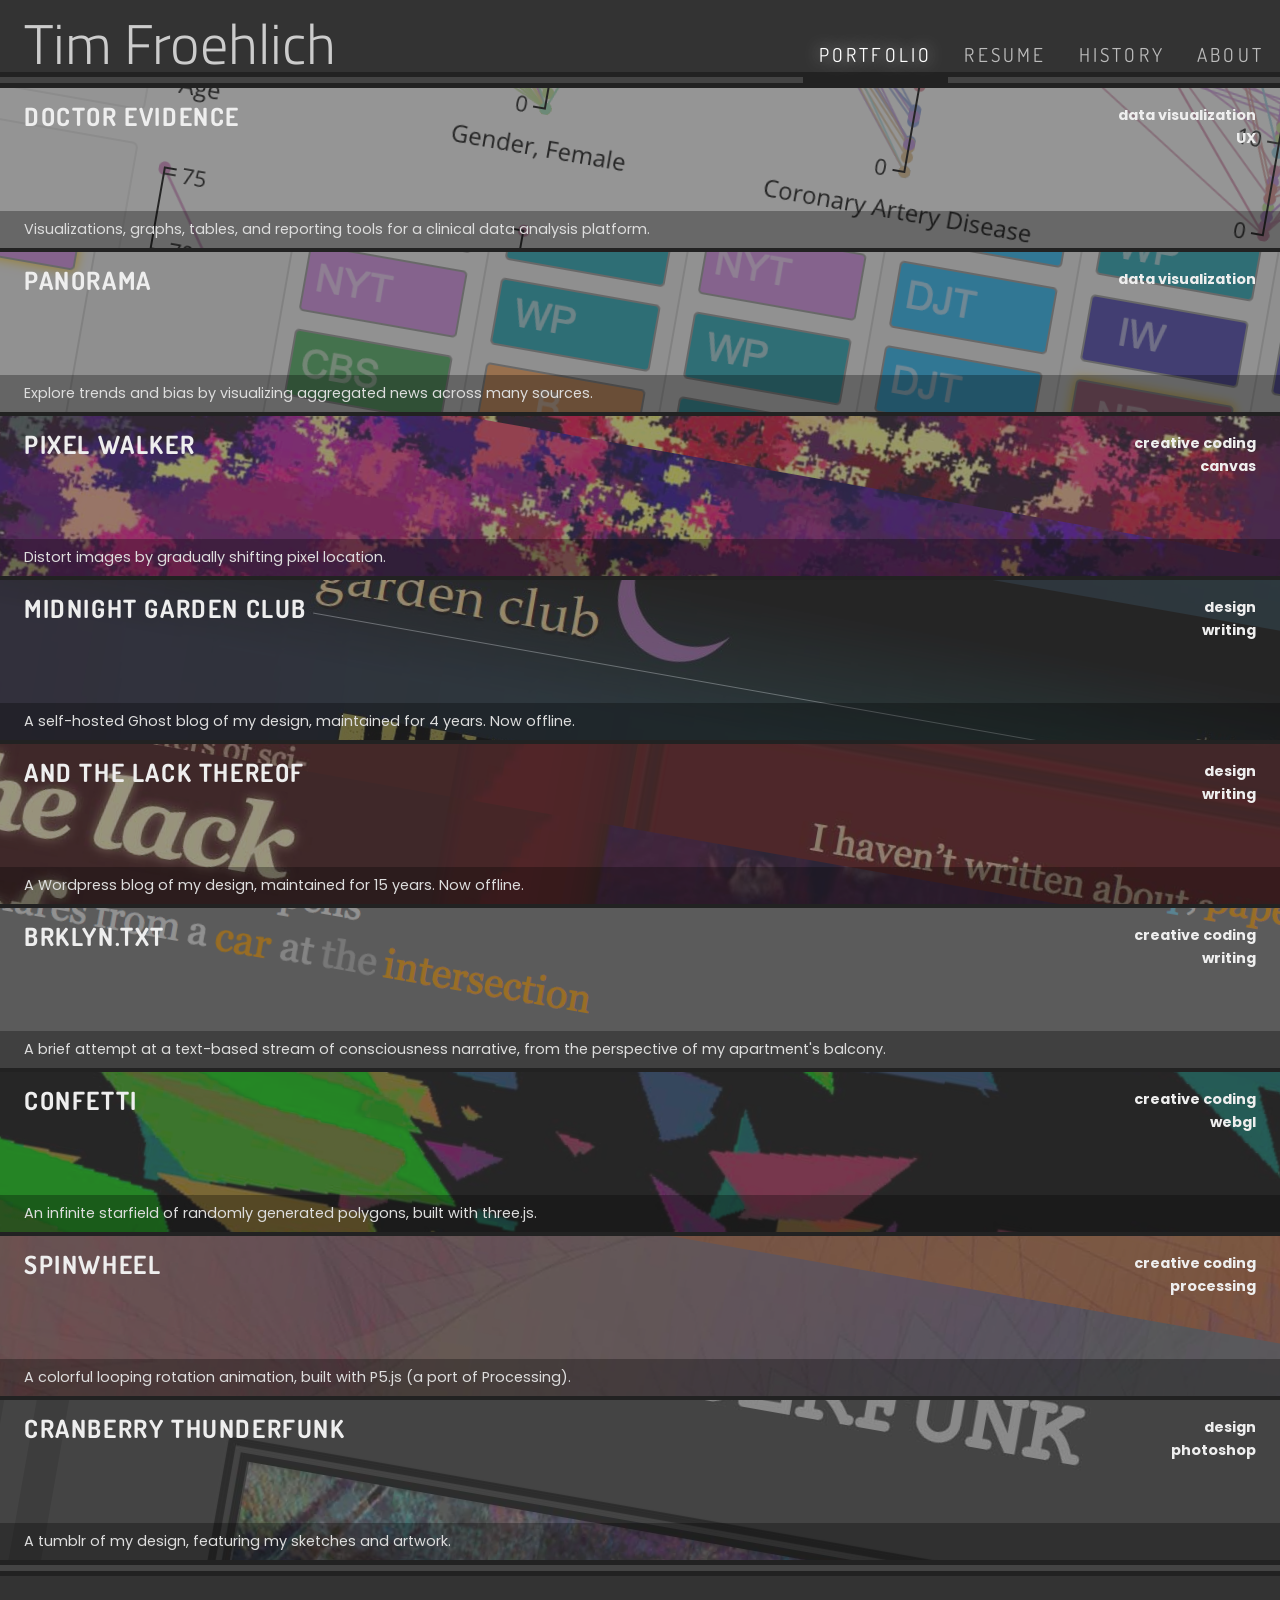
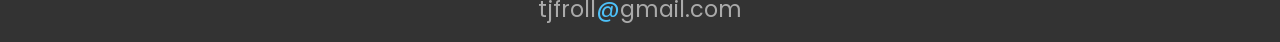
<file: index.html>
<!DOCTYPE html>
<html>
  <head>
    <meta charset="utf-8">
    <meta http-equiv="X-UA-Compatible" content="IE=edge">

    <link rel="icon" href="./img/favicon.png" sizes="32x32">

    <title>Tim Froehlich: Development & Design</title>
    <meta name="description" content="Web software engineer and designer based in Brooklyn, NY, specializing in front-end technologies: UI/UX development, DX/platform engineering, and design.">

    <meta property="og:title" content="Tim Froehlich: Development & Design">
    <meta property="og:description" content="Web software engineer and designer based in Brooklyn, NY, specializing in front-end technologies: UI/UX development, DX/platform engineering, and design.">
    <meta property="og:url" content="https://tjfroll.github.io/">
    <meta property="og:image" content="https://tjfroll.github.io/img/thumb.jpg">
    <meta property="og:type" content="website">
    <meta property="og:locale" content="en_US">
    <meta property="og:site_name" content="Tim Froehlich: Development & Design">

    <meta name="twitter:title" content="Tim Froehlich: Development & Design">
    <meta name="twitter:description" content="Web software engineer and designer based in Brooklyn, NY, specializing in front-end technologies: UI/UX development, DX/platform engineering, and design.">
    <meta name="twitter:url" content="http://tjfroll.github.io/">
    <meta name="twitter:creator" content="@tjfroll">
    <meta name="twitter:image" content="https://tjfroll.github.io/img/thumb.jpg">

    <meta content="width=device-width,initial-scale=1,minimum-scale=1" name="viewport">

    <link rel="stylesheet" href="./css/header.css" />
    <link rel="stylesheet" href="./css/portfolio.css" />
    <link rel="stylesheet" href="./css/history.css" />
    <link rel="stylesheet" href="./css/resume.css" />
    <link rel="stylesheet" href="./css/about.css" />
    <link rel="stylesheet" href="./css/main.css" />
    <link rel="stylesheet" href="https://use.fontawesome.com/releases/v5.0.10/css/all.css" integrity="sha384-+d0P83n9kaQMCwj8F4RJB66tzIwOKmrdb46+porD/OvrJ+37WqIM7UoBtwHO6Nlg" crossorigin="anonymous">
    <link href="https://fonts.googleapis.com/css?family=Poppins:400|Dosis:400,700|Titillium+Web:300" rel="stylesheet">

    <script async src="https://www.googletagmanager.com/gtag/js?id=UA-43748952-3"></script>
    <script>
      window.dataLayer = window.dataLayer || [];
      function gtag(){dataLayer.push(arguments);}
      gtag('js', new Date());

      gtag('config', 'UA-43748952-3');
    </script>

  </head>
  <body>
    <header>
      <h1>Tim Froehlich</h1>
      <nav id="tabs-nav">
        <a id="portfolio-nav" title="portfolio">PORTFOLIO</a>
        <a id="resume-nav" title="resume">RESUME</a>
        <a id="history-nav" title="history">HISTORY</a>
        <a id="about-nav" title="about" class="">ABOUT</a>
      </nav>
    </header>

    <div id="viewport">
      <article id="portfolio-tab" class="tab-container">
        <section class="portfolio">
          <a target="_blank" href="https://dev.doctorevidence.com/doc-datas-dynamic-interactive-visualizations-7887aec7b616">
            <h2 class="name">DOCTOR EVIDENCE</h2>
            <div class="image" style="background: url('./img/portfolio-dre.png');"></div>
          </a>
          <div class="tags">
            <h3 class="tag">data visualization</h3><h3 class="tag">UX</h3>
          </div>
          <p class="description">
            Visualizations, graphs, tables, and reporting tools for a clinical data analysis platform.
          </p>
        </section>
        <section class="portfolio">
          <a target="_blank" href="https://tjfroll.github.io/Panorama/">
            <h2 class="name">PANORAMA</h2>
            <div class="image" style="background: url('./img/portfolio-panorama.png');"></div>
          </a>
          <p class="description">
            Explore trends and bias by visualizing aggregated news across many sources.
          </p>
          <div class="tags">
            <h3 class="tag">data visualization</h3>
          </div>
        </section>
        <section class="portfolio">
          <a target="_blank" href="http://tjfroll.github.io/sketch/pixelwalker/">
            <h2 class="name">PIXEL WALKER</h2>
            <div class="image" style="background: url('./img/portfolio-pixel-walker.jpg');"></div>
          </a>
          <div class="description">
            <p>Distort images by gradually shifting pixel location.</p>
          </div>
          <div class="tags">
            <h3 class="tag">creative coding</h3><h3 class="tag">canvas</h3>
          </div>
        </section>
        <section class="portfolio">
          <a target="_blank" href="https://web.archive.org/web/20240929001416/http://midnightgarden.club/">
            <h2 class="name">MIDNIGHT GARDEN CLUB</h2>
            <div class="image" style="background: url('./img/portfolio-mgc.jpg');"></div>
          </a>
          <div class="description">
            <p>A self-hosted Ghost blog of my design, maintained for 4 years. Now offline.</p>
          </div>
          <div class="tags">
            <h3 class="tag">design</h3><h3 class="tag">writing</h3>
          </div>
        </section>
        <section class="portfolio">
          <a target="_blank" href="https://web.archive.org/web/20151013200237/http://thelackthereof.com/">
            <h2 class="name">AND THE LACK THEREOF</h2>
            <div class="image" style="background: url('./img/portfolio-and-the-lack-thereof.jpg');"></div>
          </a>
          <div class="description">
            <p>A Wordpress blog of my design, maintained for 15 years. Now offline.</p>
          </div>
          <div class="tags">
            <h3 class="tag">design</h3><h3 class="tag">writing</h3>
          </div>
        </section>
        <section class="portfolio">
          <a target="_blank" href="https://tjfroll.github.io/brklyn.txt/">
            <h2 class="name">BRKLYN.TXT</h2>
            <div class="image" style="background: url('./img/portfolio-brklyn-txt.png');"></div>
          </a>
          <div class="description">
            <p>A brief attempt at a text-based stream of consciousness narrative, from the perspective of my apartment's balcony.</p>
          </div>
          <div class="tags">
            <h3 class="tag">creative coding</h3><h3 class="tag">writing</h3>
          </div>
        </section>
        <section class="portfolio">
          <a target="_blank" href="http://tjfroll.github.io/sketch/threedizzle/">
            <h2 class="name">CONFETTI</h2>
            <div class="image" style="background: url('./img/portfolio-confetti.jpg');"></div>
          </a>
          <div class="description">
            <p>An infinite starfield of randomly generated polygons, built with three.js.</p>
          </div>
          <div class="tags">
            <h3 class="tag">creative coding</h3><h3 class="tag">webgl</h3>
          </div>
        </section>
        <section class="portfolio">
          <a target="_blank" href="http://tjfroll.github.io/sketch/glamboozle/">
            <h2 class="name">SPINWHEEL</h2>
            <div class="image" style="background: url('./img/portfolio-spinwheel.jpg');"></div>
          </a>
          <div class="description">
            <p>A colorful looping rotation animation, built with P5.js (a port of Processing).</p>
          </div>
          <div class="tags">
            <h3 class="tag">creative coding</h3><h3 class="tag">processing</h3>
          </div>
        </section>
        <!-- <section class="portfolio">
          <a target="_blank" href="http://tjfroll.github.io/svg-performance/">
            <h2 class="name">WEAVE</h2>
            <div class="image" style="background: url('./img/portfolio-weave.jpg');"></div>
          </a>
          <div class="description">
            <p>Testing some basic limits of SVG performance, this animates several layers of multicolored polylines.</p>
          </div>
          <div class="tags">
            <h3 class="tag">creative coding</h3><h3 class="tag">svg</h3>
          </div>
        </section> -->
        <section class="portfolio">
          <a target="_blank" href="http://thunderfunking.tumblr.com/">
            <h2 class="name">CRANBERRY THUNDERFUNK</h2>
            <div class="image" style="background: url('./img/portfolio-cranberry-thunderfunk.jpg');"></div>
          </a>
          <div class="description">
            <p>A tumblr of my design, featuring my sketches and artwork.</p>
          </div>
          <div class="tags">
            <h3 class="tag">design</h3><h3 class="tag">photoshop</h3>
          </div>
        </section>
      </article>
      <article id="resume-tab" class="tab-container">
        <section id="resume-pdf">
          <embed src="./TJF_Resume.pdf" type="application/pdf" style="width: 100%; height: 100%;">
        </section>
        <section id="resume-fallback">
          <p id="resume-download">
            <a href="./TJF_Resume.pdf" target="_blank">Tap here to download my resume</a> as a PDF.
          </p>
          <p id="resume-images">
            <img src="./img/TJF_Resume-1.png" width="400" />
            <img src="./img/TJF_Resume-2.png" width="400" />
          </p>
        </section>
      </article>
      <article id="history-tab" class="tab-container">
        <section id="history-summary">
          <div class="history-spacer"></div>
          <p>A chronological look back through my past work and achievements, including side projects and creative explorations.</p>
          <div class="history-spacer"></div>
        </section>
        <section class="history-entry">
          <div class="history-spacer"></div>
          <div class="history-timeline">
            <span class="history-node"></span>
            <span class="history-line"></span>
          </div>
          <div class="history-description">
            <div class="history-dates">2021</div>
            <p>Hired at Maven Clinic as a Staff Software Engineer, focused on supporting 20+ frontend engineers across a suite of web applications. Across our suite we had 10,000+ daily users that consisted of medical providers and their patients.</p>
          </div>
          <div class="history-spacer"></div>
        </section>
        <section class="history-entry">
          <div class="history-spacer"></div>
          <div class="history-timeline">
            <span class="history-line"></span>
          </div>
          <div class="history-description">
            <p>Wrote a book of photography and essays documenting nightlife and dancing in Brooklyn, NY. I designed, printed, sold, and shipped all 300 copies myself. The proceeds went to a mutual aid nonprofit called NY Nightlife United.</p>
            <div class="history-images">
              <img src="./img/history-book.jpg" width="450" />
            </div>
          </div>
          <div class="history-spacer"></div>
        </section>
        <section class="history-entry">
          <div class="history-spacer"></div>
          <div class="history-timeline">
            <span class="history-node"></span>
            <span class="history-line"></span>
          </div>
          <div class="history-description">
            <div class="history-dates">2020</div>
            <p>Created a self-hosted blog with Ghost for creative essays. Included a Discourse integration for forums and comments.</p>
            <div class="history-images">
              <img src="./img/portfolio-mgc.jpg" width="450" />
            </div>
          </div>
          <div class="history-spacer"></div>
        </section>
        <section class="history-entry">
          <div class="history-spacer"></div>
          <div class="history-timeline">
            <span class="history-node"></span>
            <span class="history-line"></span>
          </div>
          <div class="history-description">
            <div class="history-dates">2018</div>
            <p>Hired at Hometeam (later re-branded to Vesta Healthcare) as a Lead Software Engineer, focused on establishing the front-end design system for a suite of web applications. Our users were primarily home health aides, elderly patients, and their families.</p>
          </div>
          <div class="history-spacer"></div>
        </section>
        <section class="history-entry">
          <div class="history-spacer"></div>
          <div class="history-timeline">
            <span class="history-line"></span>
          </div>
          <div class="history-description">
            <p>Created a development blog and wrote articles describing <a href="https://dev.doctorevidence.com/doc-datas-dynamic-interactive-visualizations-7887aec7b616">my visualization and UX work</a> and on <a href="https://dev.doctorevidence.com/preserving-our-humanity-in-remote-history-9d508adf35ba">quality communication in the remote environment</a>.</p>
          </div>
          <div class="history-spacer"></div>
        </section>
        <section class="history-entry">
          <div class="history-spacer"></div>
          <div class="history-timeline">
            <span class="history-node"></span>
            <span class="history-line"></span>
          </div>
          <div class="history-description">
            <div class="history-dates">2017</div>
            <p>Created <a href="https://tjfroll.github.io/Panorama" target="_blank">Panorama</a>, an experiment to identify larger trends in the news by aggregating articles into a interactive histogram. <a href="http://thelackthereof.com/2017/03/13/panorama/" target="_blank">I wrote about my methods and reasoning here</a>.</p>
            <div class="history-images">
              <img src="./img/portfolio-panorama.png" width="450" />
            </div>
          </div>
          <div class="history-spacer"></div>
        </section>
        <section class="history-entry">
          <div class="history-spacer"></div>
          <div class="history-timeline">
            <span class="history-line"></span>
          </div>
          <div class="history-description">
            <p>Created <a href="https://tjfroll.github.io/pixelwalker" target="_blank">Pixel Walker</a>, my first exploration of canvas. Progressively distorts images by sending pixels on a random walk, configurable by direction and color channel. Much of my time on this was spent optimizing the render function, as it quickly becomes expensive to run on large images.</p>
            <div class="history-images">
              <img src="./img/portfolio-pixel-walker.jpg" />
            </div>
          </div>
          <div class="history-spacer"></div>
        </section>
        <section class="history-entry">
          <div class="history-spacer"></div>
          <div class="history-timeline">
            <span class="history-line"></span>
          </div>
          <div class="history-description">
            <p>Promoted to UI Lead at Doctor Evidence.</p>
            <div class="history-images">
              <a href="./img/history-dre7.png" title="Real-time searchable, filterable, sortable tables of data" target="_blank"><img alt="Real-time searchable, filterable, sortable tables of data" src="./img/history-dre7.png" /></a>
            </div>
          </div>
          <div class="history-spacer"></div>
        </section>
        <section class="history-entry">
          <div class="history-spacer"></div>
          <div class="history-timeline">
            <span class="history-node"></span>
            <span class="history-line"></span>
          </div>
          <div class="history-description">
            <div class="history-dates">2015</div>
            <p>Rebuilt <a href="http://thelackthereof.com" target="_blank">my blog</a> with a completely new style. My old design wasn't truly responsive and the white-on-black color scheme was very difficult to read. After launching the new design, I posted <a href="http://thelackthereof.com/2015/12/03/chronistic/" target="_blank">a retrospective on all the designs I'd created</a> since the blog's inception in 2004.</p>
            <div class="history-images">
              <a href="./img/history-blog2.png" title="A new, more responsive blog design with better contrast and typography" target="_blank"><img alt="A new, more responsive blog design with better contrast and typography" src="./img/history-blog2.png" /></a>
            </div>
          </div>
          <div class="history-spacer"></div>
        </section>
        <section class="history-entry">
          <div class="history-spacer"></div>
          <div class="history-timeline">
            <span class="history-line"></span>
          </div>
          <div class="history-description">
            <p>Hired at Doctor Evidence as a senior front-end engineer, where I designed and built many new interactive visualizations in d3.js and c3.js.</p>
            <div class="history-images">
              <a href="./img/history-dre3.png" title="Interactive histograms with range sliders built in d3.js, used to visualize available values and select ranges within them" target="_blank"><img alt="Interactive histograms with range sliders built in d3.js, used to visualize available values and select ranges within them" src="./img/history-dre3.png" width="300" /></a>
            </div>
          </div>
          <div class="history-spacer"></div>
        </section>
        <section class="history-entry">
          <div class="history-spacer"></div>
          <div class="history-timeline">
            <span class="history-node"></span>
            <span class="history-line"></span>
          </div>
          <div class="history-description">
            <div class="history-dates">2014</div>
            <p>Hired as a fully remote independent contractor for Doctor Evidence, where I built my first SVG and d3.js visualizations. I also made <i>a lot</i> of enormous tables.</p>
            <div class="history-images">
              <a href="./img/history-dre5.png" title="Reactive, searchable, filterable tables for exploring data within the system" target="_blank"><img alt="Reactive, searchable, filterable tables for exploring data within the system" src="./img/history-dre5.png" width="450" /></a>
            </div>
          </div>
          <div class="history-spacer"></div>
        </section>
        <section class="history-entry">
          <div class="history-spacer"></div>
          <div class="history-timeline">
            <span class="history-node"></span>
            <span class="history-line"></span>
          </div>
          <div class="history-description">
            <div class="history-dates">2013</div>
            <p>Made my first <a href="http://tjfroll.com/art" target="_blank">creative/artistic portfolio site</a> based on a jQuery package called Galleria.</p>
            <div class="history-images">
              <a href="./img/history-art.png" title="A gallery display of my artwork, with a more abstract presentation style" target="_blank"><img alt="A gallery display of my artwork, with a more abstract presentation style" src="./img/history-art.png" /></a>
            </div>
            <p>Taught myself Photoshop and Illustrator, then started creating <a href="http://thunderfunking.tumblr.com">digital artwork</a> with a focus on abstract, geometric, and generative styles.</p>
            <p>Hired as a developer-designer for tech consulting firm in Kansas City, MO, where I created and launched a website for ordering custom orthotics.</p>
          </div>
          <div class="history-spacer"></div>
        </section>
        <section class="history-entry">
          <div class="history-spacer"></div>
          <div class="history-timeline">
            <span class="history-node"></span>
            <span class="history-line"></span>
          </div>
          <div class="history-description">
            <div class="history-dates">2012</div>
            <p>Created a promotional site for a friend's sewing business. This, too, was done purely in CSS. I was very enamored with the <i>border-radius</i> property.</p>
            <div class="history-images">
              <a href="./img/history-katia.png" title="A small informational site I made for a friend's sewing business" target="_blank"><img alt="A small informational site I made for a friend's sewing business" src="./img/history-katia.png" width="450" /></a>
            </div>
            <p>Hired as a data assistant for the publishing arm of the <a href="http://esapubs.org/archive">Ecological Society of America</a> in Ithaca, NY, where I taught myself PHP and SQL to revamp ESA's online archives.</p>
          </div>
          <div class="history-spacer"></div>
        </section>
        <section class="history-entry">
          <div class="history-spacer"></div>
          <div class="history-timeline">
            <span class="history-line"></span>
          </div>
          <div class="history-description">
            <p>Transitioned <a href="http://thelackthereof.com">my personal blog</a> to Wordpress from Blogger and redesigned it with a background scene done entirely in CSS. This was a wildly impractical design, but turned out to be a great exercise in learning the limits of complex CSS display.</p>
            <div class="history-images">
              <a href="./img/history-blog1.png" title="An early iteration of my Wordpress blog; the background scene was done entirely in CSS" target="_blank"><img alt="An early iteration of my blog; the background scene was done entirely in CSS" src="./img/history-blog1.png" /></a>
            </div>
          </div>
          <div class="history-spacer"></div>
        </section>
        <section class="history-entry">
          <div class="history-spacer"></div>
          <div class="history-timeline">
            <span class="history-node"></span>
          </div>
          <div class="history-description">
            <div class="history-dates">2011</div>
          </div>
          <div class="history-spacer"></div>
        </section>
      </article>
      <article id="about-tab" class="tab-container">
        <section>
          <img id="bio-img" src="./img/bio.jpg">
          <p>I'm Tim, a web engineer, technologist, and all-around internet enthusiast based in NY, USA. I've been building websites of all shapes and sizes for over two decades, with a focus on rendering complex information and designing intuitive and sophisticated interfaces.</p>
          <p>Over my career, I've witnessed the fatal disconnect between the design of our technology and the needs of our users. I craft tools that bridge this divide: intuitive software that enhances our creative, intellectual, and productive abilities. My dream is to close the gap between thought and creation.</p>
          <p>As an engineer and designer. I've worked directly with users, clients, and stakeholders to draft specifications and mockups, implemented these requests and iterated based on feedback, tracked usage and behavior to identify failures and successes, and reported these results back to stakeholders for review. I believe in a holistic approach to development - I will take on any task necessary that will achieve the best result for my users.</p>
          <p>If you share my enthusiasm for building powerful, intuitive software, I'd love to talk to you.</p>
          <blockquote>
            <a title="Github" href="https://github.com/tjfroll" target="_blank">
              <i class="fab fa-fw fa-2x fa-github"></i>
            </a>
            <a title="LinkedIn" href="https://linkedin.com/in/tjfroll" target="_blank">
              <i class="fab fa-fw fa-2x fa-linkedin"></i>
            </a>
            <a title="Twitter" href="https://twitter.com/tjfroll" target="_blank">
              <i class="fab fa-fw fa-2x fa-twitter-square"></i>
            </a>
            <a title="Medium" href="https://medium.com/@tjfroll" target="_blank">
              <i class="fab fa-fw fa-2x fa-medium"></i>
            </a>
          </blockquote>
        </section>
      </article>
    </div>

    <footer>
      tjfroll<span class="highlight-blue">@</span>gmail.com
    </footer>
    <script src="./index.js"></script>
  </body>
</html>
</file>
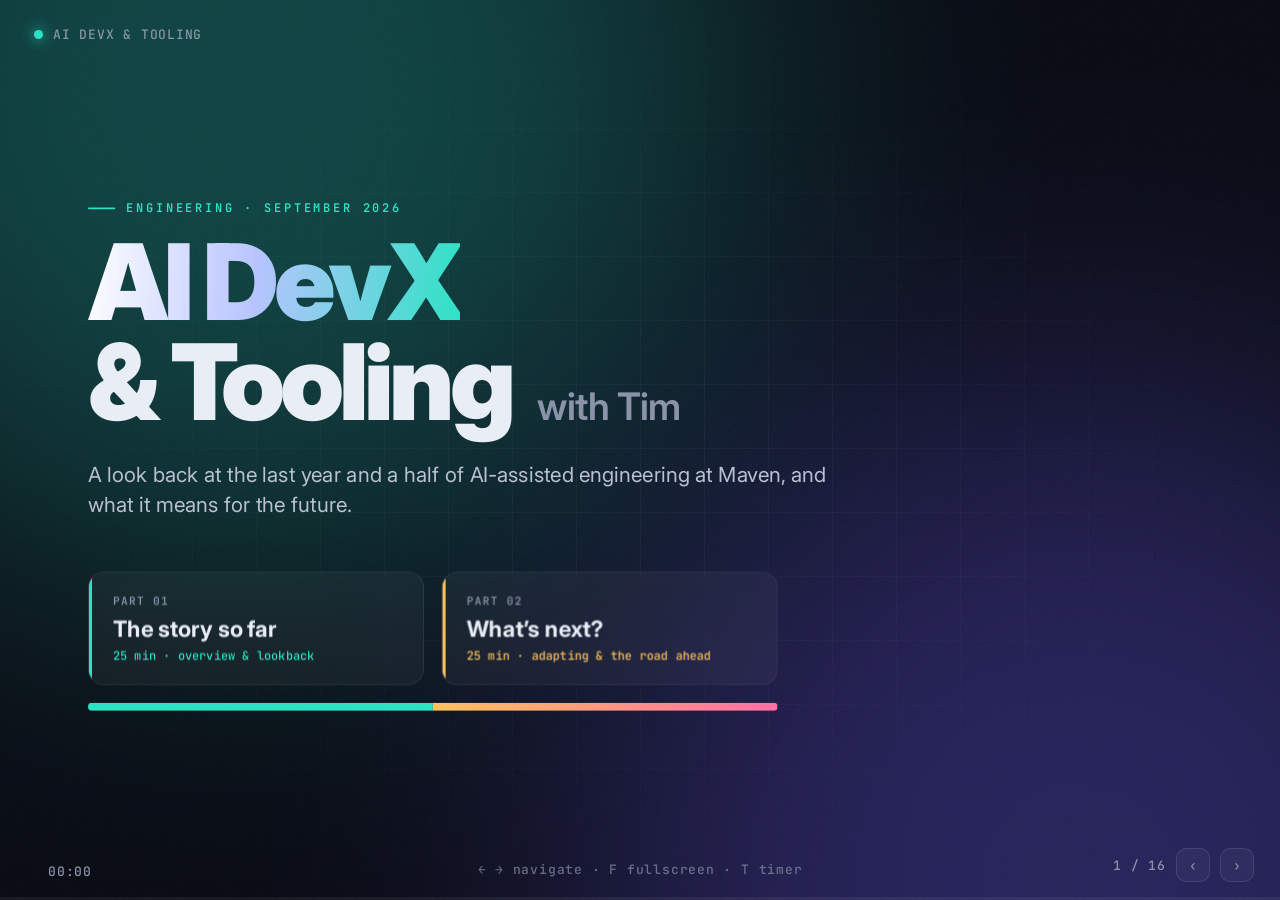
<file: AI_Tooling_Lookback.html>
<!doctype html>
<html lang="en">
<head>
<meta charset="utf-8">
<meta name="viewport" content="width=device-width,initial-scale=1">
<title>AI DevX &amp; Tooling with Tim</title>
<link rel="preconnect" href="https://fonts.googleapis.com">
<link rel="preconnect" href="https://fonts.gstatic.com" crossorigin>
<link href="https://fonts.googleapis.com/css2?family=Inter:wght@400;500;600;700;800;900&family=JetBrains+Mono:wght@400;500;700&display=swap" rel="stylesheet">
<style>
:root{
  --bg:#070912;--panel:rgba(255,255,255,.045);--panel2:rgba(255,255,255,.07);--line:rgba(255,255,255,.1);
  --text:#e9edf6;--muted:#8a93a8;--teal:#2de2c4;--violet:#9d8cff;--amber:#ffc15e;--pink:#ff6fa8;--green:#4ade80;--red:#f87171;
  --mono:'JetBrains Mono',ui-monospace,monospace;
}
*{box-sizing:border-box;margin:0;padding:0}
html,body{height:100%;background:var(--bg);color:var(--text);font-family:Inter,system-ui,sans-serif;overflow:hidden;-webkit-font-smoothing:antialiased}
button{font:inherit;color:inherit;cursor:pointer}

/* ---------- background ---------- */
.bg{position:fixed;inset:0;overflow:hidden;z-index:0;pointer-events:none}
.blob{position:absolute;width:1000px;height:1000px;border-radius:50%;filter:blur(140px);opacity:.3;transition:opacity 1.4s ease}
.b1{top:-420px;left:-260px;background:#1fc8b0;animation:drift1 26s ease-in-out infinite alternate}
.b2{bottom:-480px;right:-300px;background:#6d5cff;animation:drift2 30s ease-in-out infinite alternate}
.b3{top:-420px;right:-260px;background:#ff9f45;opacity:0;animation:drift2 26s ease-in-out infinite alternate}
.b4{bottom:-480px;left:-300px;background:#ff4f93;opacity:0;animation:drift1 30s ease-in-out infinite alternate}
body[data-section=next] .b1,body[data-section=next] .b2{opacity:0}
body[data-section=next] .b3,body[data-section=next] .b4{opacity:.26}
@keyframes drift1{to{transform:translate(260px,180px) scale(1.15)}}
@keyframes drift2{to{transform:translate(-240px,-160px) scale(1.1)}}
.gridbg{position:absolute;inset:0;background-image:linear-gradient(rgba(255,255,255,.035) 1px,transparent 1px),linear-gradient(90deg,rgba(255,255,255,.035) 1px,transparent 1px);background-size:64px 64px;-webkit-mask-image:radial-gradient(ellipse at center,#000 20%,transparent 75%);mask-image:radial-gradient(ellipse at center,#000 20%,transparent 75%)}
.noise{position:absolute;inset:0;opacity:.05;background-image:url("data:image/svg+xml;utf8,<svg xmlns='http://www.w3.org/2000/svg' width='160' height='160'><filter id='n'><feTurbulence type='fractalNoise' baseFrequency='.9' numOctaves='3'/></filter><rect width='100%' height='100%' filter='url(%23n)'/></svg>")}

/* ---------- stage ---------- */
.stage{position:fixed;left:50%;top:50%;width:1600px;height:900px;transform-origin:center;z-index:1}
.slide{position:absolute;inset:0;padding:96px 110px 80px;display:flex;flex-direction:column;opacity:0;pointer-events:none;transform:translateX(50px);transition:opacity .6s ease,transform .7s cubic-bezier(.2,.7,.2,1)}
.slide.past{transform:translateX(-50px)}
.slide.active{opacity:1;pointer-events:auto;transform:none}
.r{opacity:0;transform:translateY(22px);transition:opacity .7s ease,transform .8s cubic-bezier(.2,.7,.2,1);transition-delay:calc(var(--i,0) * 90ms + 120ms)}
.slide.active .r{opacity:1;transform:none}

/* ---------- type ---------- */
.eyebrow{font:600 15px/1 var(--mono);letter-spacing:.22em;text-transform:uppercase;color:var(--teal);margin-bottom:22px;display:flex;align-items:center;gap:14px}
.eyebrow::before{content:"";width:34px;height:2px;background:currentColor;border-radius:2px}
body[data-section=next] .eyebrow{color:var(--amber)}
h1{font-size:132px;font-weight:900;letter-spacing:-.045em;line-height:.95}
h2{font-size:62px;font-weight:800;letter-spacing:-.035em;line-height:1.02}
h3{font-size:24px;font-weight:700;letter-spacing:-.015em;line-height:1.25}
.grad{background:linear-gradient(95deg,#fff 0%,#b8c4ff 45%,var(--teal) 100%);-webkit-background-clip:text;background-clip:text;color:transparent}
.grad-warm{background:linear-gradient(95deg,#fff 0%,#ffd39a 45%,var(--pink) 100%);-webkit-background-clip:text;background-clip:text;color:transparent}
.lede{font-size:26px;line-height:1.45;color:#b9c0d2;max-width:980px}
.muted{color:var(--muted)}
code{font-family:var(--mono);font-size:.88em;background:rgba(45,226,196,.1);color:#9ff5e6;padding:2px 7px;border-radius:6px}
.head{display:flex;justify-content:space-between;align-items:flex-end;gap:40px;margin-bottom:36px}

/* ---------- chrome ---------- */
.chrome{position:fixed;z-index:5;font:500 13px var(--mono);color:var(--muted);letter-spacing:.06em}
.brand{top:26px;left:34px;display:flex;align-items:center;gap:10px}
.brand i{width:9px;height:9px;border-radius:50%;background:var(--teal);box-shadow:0 0 14px var(--teal)}
body[data-section=next] .brand i{background:var(--amber);box-shadow:0 0 14px var(--amber)}
.pill{top:20px;right:30px;padding:8px 14px;border:1px solid var(--line);border-radius:999px;background:rgba(7,9,18,.5);backdrop-filter:blur(8px);transition:opacity .4s}
body[data-section=intro] .pill{opacity:0}
.progress{left:0;right:0;bottom:0;height:3px;background:rgba(255,255,255,.06)}
.progress b{display:block;height:100%;width:0;background:linear-gradient(90deg,var(--teal),var(--violet));transition:width .6s cubic-bezier(.2,.7,.2,1)}
body[data-section=next] .progress b{background:linear-gradient(90deg,var(--amber),var(--pink))}
.nav{right:26px;bottom:18px;display:flex;align-items:center;gap:10px}
.nav button{width:34px;height:34px;border-radius:10px;border:1px solid var(--line);background:rgba(255,255,255,.04);display:grid;place-items:center;transition:background .2s}
.nav button:hover{background:rgba(255,255,255,.12)}
.timer{left:30px;bottom:20px;display:flex;align-items:center;gap:10px;cursor:pointer;user-select:none}
.timer .dot{width:8px;height:8px;border-radius:50%;background:#555}
.timer.running .dot{background:var(--green);box-shadow:0 0 10px var(--green);animation:pulse 1.6s infinite}
.timer.over{color:var(--amber)}
@keyframes pulse{50%{opacity:.35}}
.hint{left:50%;bottom:22px;transform:translateX(-50%);opacity:.7;transition:opacity .6s}
.hint.gone{opacity:0}
.toast{left:50%;top:26px;transform:translate(-50%,-20px);opacity:0;background:#141a2c;border:1px solid var(--line);padding:10px 18px;border-radius:12px;color:var(--text);transition:.35s;pointer-events:none}
.toast.show{opacity:1;transform:translate(-50%,0)}

/* ---------- title ---------- */
.title{justify-content:center}
.title h1{margin-bottom:34px}
.title h1 .with{font-size:.36em;font-weight:600;letter-spacing:-.02em;color:var(--muted);margin-left:14px;white-space:nowrap}
.agenda{display:flex;gap:22px;margin-top:64px}
.agenda .item{flex:0 0 420px;padding:26px 30px;border:1px solid var(--line);border-radius:20px;background:var(--panel);backdrop-filter:blur(10px);position:relative;overflow:hidden}
.agenda .item::after{content:"";position:absolute;left:0;top:0;bottom:0;width:4px;background:var(--teal)}
.agenda .item.warm::after{background:var(--amber)}
.agenda .n{font:600 14px var(--mono);color:var(--muted);letter-spacing:.14em}
.agenda .t{font-size:28px;font-weight:700;margin:10px 0 6px}
.agenda .d{font:500 15px var(--mono);color:var(--teal)}
.agenda .warm .d{color:var(--amber)}
.bar15{display:flex;height:10px;border-radius:99px;overflow:hidden;width:862px;margin-top:22px}
.bar15 span:first-child{flex:25;background:var(--teal)}
.bar15 span:last-child{flex:25;background:linear-gradient(90deg,var(--amber),var(--pink))}

/* ---------- section divider ---------- */
.divider{justify-content:center}
.divider .big{font-size:300px;font-weight:900;letter-spacing:-.06em;line-height:.8;color:transparent;-webkit-text-stroke:2px rgba(255,255,255,.18);position:absolute;right:100px;bottom:70px}
.divider h2{font-size:108px}
.divider .dur{margin-top:30px;display:inline-flex;align-items:center;gap:12px;font:600 18px var(--mono);padding:12px 20px;border-radius:999px;border:1px solid var(--line);background:var(--panel);width:max-content}

/* ---------- timeline ---------- */
.legend{display:flex;gap:26px;font:500 15px var(--mono);color:var(--muted)}
.legend span{display:flex;align-items:center;gap:9px;white-space:nowrap}
.legend i{width:11px;height:11px;border-radius:50%}
.tl{position:relative;height:600px;margin-top:0}
.tl .axis{position:absolute;left:0;right:0;top:300px;height:2px;background:linear-gradient(90deg,var(--teal),var(--violet) 55%,var(--pink));transform:scaleX(0);transform-origin:left;transition:transform 1.4s cubic-bezier(.4,.1,.2,1) .2s;border-radius:2px}
.slide.active .tl .axis{transform:scaleX(1)}
.tl .ev{position:absolute;top:300px;width:0;height:0}
.tl .ev .pt{position:absolute;left:-8px;top:-7px;width:16px;height:16px;border-radius:50%;background:var(--bg);border:3px solid var(--c);box-shadow:0 0 18px var(--c);transform:scale(0);transition:transform .45s cubic-bezier(.3,1.6,.5,1);transition-delay:calc(var(--i)*100ms + 400ms)}
.tl .ev .stem{position:absolute;left:0;width:1px;background:linear-gradient(var(--c),transparent);opacity:0;transition:opacity .4s;transition-delay:calc(var(--i)*100ms + 500ms)}
.tl .ev.up .stem{bottom:8px;background:linear-gradient(transparent,var(--c))}
.tl .ev.down .stem{top:8px}
.tl .card{position:absolute;left:-118px;width:236px;padding:14px 16px;border-radius:14px;background:rgba(13,17,32,.85);border:1px solid var(--line);border-top:2px solid var(--c);opacity:0;transform:translateY(var(--dy));transition:opacity .5s,transform .6s cubic-bezier(.2,.7,.2,1);transition-delay:calc(var(--i)*100ms + 520ms)}
.tl .ev.maven .card{background:linear-gradient(180deg,rgba(45,226,196,.12),rgba(13,17,32,.9));}
.tl .ev.up{--dy:12px}.tl .ev.down{--dy:-12px}
.tl .card .dt{font:500 13px var(--mono);color:var(--c);margin-bottom:6px}
.tl .card .lb{font-size:17px;font-weight:600;line-height:1.3}
.tl .card .sb{font-size:14px;color:var(--muted);margin-top:3px}
.slide.active .tl .pt{transform:scale(1)}
.slide.active .tl .stem{opacity:.8}
.slide.active .tl .card{opacity:1;transform:none}
.tl .yr{position:absolute;top:312px;font:700 14px var(--mono);color:var(--muted);letter-spacing:.1em;opacity:0;transition:opacity .6s 1.2s}
.slide.active .tl .yr{opacity:1}
.tl .yrsep{position:absolute;top:282px;width:2px;height:38px;background:rgba(255,255,255,.35);opacity:0;transition:opacity .6s 1.2s}
.slide.active .tl .yrsep{opacity:1}

/* ---------- stats ---------- */
.stats{display:grid;grid-template-columns:repeat(4,1fr);gap:22px}
.stat{padding:30px 28px 26px;border-radius:22px;background:var(--panel);border:1px solid var(--line);position:relative;overflow:hidden}
.stat::before{content:"";position:absolute;inset:-1px;border-radius:22px;padding:1px;background:linear-gradient(140deg,var(--c,var(--teal)),transparent 45%);-webkit-mask:linear-gradient(#000 0 0) content-box,linear-gradient(#000 0 0);-webkit-mask-composite:xor;mask-composite:exclude;pointer-events:none}
.stat .num{font-size:100px;font-weight:900;letter-spacing:-.05em;line-height:1;color:var(--c,var(--teal))}
.stat .num small{font-size:.55em;font-weight:800;margin-left:2px}
.stat .lbl{font-size:23px;font-weight:600;margin-top:14px;line-height:1.25}
.stat .src{font:500 14px var(--mono);color:var(--muted);margin-top:16px}
.stat.hero{grid-column:span 2;display:flex;flex-direction:column;justify-content:center}
.stat.hero .num{font-size:170px}
.quote{grid-column:span 2;padding:34px 36px;border-radius:22px;background:linear-gradient(135deg,rgba(157,140,255,.16),rgba(45,226,196,.08));border:1px solid rgba(157,140,255,.3);display:flex;flex-direction:column;justify-content:center}
.quote p{font-size:30px;white-space:nowrap;font-weight:700;line-height:1.2;letter-spacing:-.02em}
.quote .src{font:500 14px var(--mono);color:var(--muted);margin-top:16px}

/* ---------- charts ---------- */
.charts{display:grid;grid-template-columns:1fr 1fr;gap:24px;flex:1;min-height:0}
.panel{border-radius:22px;background:var(--panel);border:1px solid var(--line);padding:24px 26px 12px;display:flex;flex-direction:column;min-height:0}
.panel h4{font-size:20px;font-weight:700;display:flex;justify-content:space-between;align-items:center}
.panel h4 .legend{font-size:13px;gap:16px}
.panel svg{width:100%;flex:1;min-height:0;overflow:visible}
.gridline{stroke:rgba(255,255,255,.07)}
.tick{fill:var(--muted);font:500 14px Inter}
.tick.now{fill:#fff;font-weight:700}
.sub{font:600 14px var(--mono);fill:var(--muted)}
.sub.up{fill:var(--green)}.sub.down{fill:var(--red)}.sub.hot{fill:var(--amber)}
.val{fill:#dfe5f2;font:600 13px var(--mono);opacity:0;transition:opacity .5s;transition-delay:calc(var(--d,0ms) + 900ms)}
.slide.active .val{opacity:1}
.bar{transform-box:fill-box;transform-origin:bottom;transform:scaleY(0);transition:transform 1s cubic-bezier(.2,.7,.2,1);transition-delay:calc(var(--d,0ms) + 250ms)}
.slide.active .bar{transform:scaleY(1)}
.line{fill:none;stroke-width:3.5;stroke-linecap:round;stroke-linejoin:round;stroke-dasharray:1;stroke-dashoffset:1;transition:stroke-dashoffset 1.8s cubic-bezier(.4,.1,.2,1) .3s;filter:drop-shadow(0 0 8px currentColor)}
.slide.active .line{stroke-dashoffset:0}
.dot{opacity:0;transition:opacity .4s;transition-delay:calc(var(--d,0ms) + 400ms)}
.slide.active .dot{opacity:1}
.mark{stroke:rgba(255,193,94,.55);stroke-dasharray:4 5}
.markdot{fill:#1d1a12;stroke:var(--amber);stroke-width:1.5}
.marknum{fill:var(--amber);font:700 13px var(--mono)}
.mix{display:grid;grid-template-columns:1fr 320px;gap:24px;flex:1;min-height:0}
.mix-side{display:flex;flex-direction:column;gap:14px}
.mcard{flex:1;border-radius:18px;background:var(--panel);border:1px solid var(--line);border-left:4px solid var(--c);padding:14px 20px;display:flex;flex-direction:column;justify-content:center}
.mcard .k{font:600 13px var(--mono);letter-spacing:.12em;text-transform:uppercase;color:var(--c)}
.mcard .big{font-size:30px;font-weight:800;margin:4px 0 2px;white-space:nowrap}
.mcard .src{font-size:14px;color:var(--muted)}
.segpct{fill:#fff;font:700 12px var(--mono);opacity:0;transition:opacity .5s;transition-delay:calc(var(--d,0ms) + 1100ms)}
.slide.active .segpct{opacity:.85}
.sweep{transform-box:fill-box;transform-origin:left;transform:scaleX(0);transition:transform 1.4s cubic-bezier(.4,.1,.2,1) .2s}
.slide.active .sweep{transform:scaleX(1)}
.mixdocs{fill:var(--amber)}
.notes{display:flex;flex-wrap:wrap;gap:10px 28px;margin-top:18px;font-size:15px;color:#aeb6c8}
.notes b{display:inline-grid;place-items:center;width:22px;height:22px;border-radius:50%;border:1.5px solid var(--amber);color:var(--amber);font:700 12px var(--mono);margin-right:8px}

/* ---------- tables ---------- */
table{width:100%;border-collapse:separate;border-spacing:0;font-size:17px}
th{font:600 12.5px var(--mono);text-transform:uppercase;letter-spacing:.08em;color:var(--muted);text-align:right;padding:0 14px 14px;vertical-align:bottom;line-height:1.35}
th:first-child,td:first-child{text-align:left}
td{padding:11px 14px;text-align:right;font-family:var(--mono);font-size:16px;border-top:1px solid rgba(255,255,255,.06);position:relative}
td .h{position:absolute;inset:3px 4px;border-radius:7px;background:var(--hc);opacity:var(--ho);z-index:-1}
tbody tr{opacity:0;transform:translateX(-12px);transition:.5s;transition-delay:calc(var(--i)*55ms + 300ms)}
.slide.active tbody tr{opacity:1;transform:none}
tbody tr:last-child td{font-weight:700;color:#fff}
tbody tr:hover td{background:rgba(255,255,255,.035)}
.tag{font:600 11px var(--mono);padding:3px 8px;border-radius:99px;margin-left:10px;background:rgba(255,193,94,.14);color:var(--amber);white-space:nowrap}
.tbl{isolation:isolate}
.foot{margin-top:18px;font-size:15px;color:var(--muted);line-height:1.6}
.foot sup,th sup{color:var(--teal)}
.pos{color:var(--green)}.neg{color:var(--red)}

/* ---------- pillars ---------- */
.pillars{display:grid;grid-template-columns:repeat(3,1fr);gap:24px;flex:1}
.pillar{border-radius:24px;padding:34px 32px;background:var(--panel);border:1px solid var(--line);position:relative;overflow:hidden}
.pillar .ic{width:58px;height:58px;border-radius:16px;display:grid;place-items:center;background:color-mix(in srgb,var(--c) 16%,transparent);color:var(--c);margin-bottom:24px}
.pillar .pn{position:absolute;top:22px;right:28px;font:800 64px Inter;letter-spacing:-.04em;color:rgba(255,255,255,.05)}
.pillar h3{font-size:27px;margin-bottom:22px;min-height:68px}
.pillar ul{list-style:none;display:flex;flex-direction:column;gap:16px}
.pillar li{font-size:19px;line-height:1.45;color:#c3cadb;padding-left:26px;position:relative}
.pillar li::before{content:"";position:absolute;left:2px;top:10px;width:9px;height:9px;border-radius:3px;background:var(--c);transform:rotate(45deg)}
.focus .fhead{display:flex;align-items:center;gap:32px;margin-bottom:44px}
.focus .fic{flex:none;width:112px;height:112px;border-radius:30px;display:grid;place-items:center;background:color-mix(in srgb,var(--c) 16%,transparent);color:var(--c);border:1px solid color-mix(in srgb,var(--c) 35%,transparent)}
.focus .fhead h2{font-size:58px;max-width:1150px}
.focus .fhead .lede{max-width:1220px}
.focus .eyebrow b{color:var(--c);font-weight:700}
.slide.focus{justify-content:center}
.fcards.chain{grid-template-columns:1fr auto 1fr auto 1fr;gap:18px}
.femo{margin-top:auto;display:flex;justify-content:center;color:var(--c);opacity:.45}
.farr{display:grid;place-items:center;color:var(--c)}
.farr svg{opacity:.45}
.qtable{border-radius:24px;background:var(--panel);border:1px solid var(--line);overflow:hidden;position:relative}
.qtable::before{content:"";position:absolute;left:0;top:0;bottom:0;width:3px;background:var(--c)}
.qrow{display:grid;grid-template-columns:620px 1fr;align-items:center;gap:32px;padding:22px 36px}
.qrow+.qrow{border-top:1px solid var(--line)}
.qrow b{font-size:25px;font-weight:700;color:#eef1f8}
.qrow span{font-size:21px;color:var(--muted)}
.qrow b small{display:block;margin-top:6px;font:500 15px var(--mono);color:var(--c);opacity:.85}
.fcards{display:grid;grid-template-columns:repeat(3,1fr);gap:24px;min-height:260px;position:relative}
.fcard code{white-space:nowrap}
.fcard{border-radius:24px;padding:34px 32px;background:var(--panel);border:1px solid var(--line);position:relative;overflow:hidden;display:flex;flex-direction:column;gap:22px}
.fcard::after{content:"";position:absolute;left:0;right:0;top:0;height:3px;background:var(--c)}
.fcard .k{font:700 15px var(--mono);letter-spacing:.14em;color:var(--c)}
.fcard p{font-size:27px;line-height:1.35;font-weight:600;color:#e3e8f3}
.pillar::after{content:"";position:absolute;left:0;right:0;top:0;height:3px;background:var(--c)}

/* ---------- next ---------- */
.next{display:grid;grid-template-columns:1.05fr 1fr 1fr;gap:24px;min-height:440px;margin-top:20px}
.ncard{border-radius:24px;padding:34px 32px;background:var(--panel);border:1px solid var(--line);display:flex;flex-direction:column;position:relative;overflow:hidden}
.ncard .k{font:600 13px var(--mono);letter-spacing:.16em;text-transform:uppercase;color:var(--c)}
.ncard h3{font-size:31px;margin:14px 0 18px}
.ncard p{font-size:19px;line-height:1.5;color:#c3cadb}
.chips{display:flex;flex-wrap:wrap;gap:10px;margin-top:22px}
.chip{font-size:15px;padding:8px 13px;border-radius:99px;background:rgba(255,255,255,.06);border:1px solid var(--line)}
.ncard .glow{position:absolute;width:320px;height:320px;border-radius:50%;background:var(--c);filter:blur(110px);opacity:.16;right:-120px;bottom:-140px}
.ask{margin-top:auto;padding:16px 18px;border-radius:14px;background:rgba(255,193,94,.1);border:1px dashed rgba(255,193,94,.5);font-size:16px;color:#ffdca3;display:flex;gap:12px;align-items:center}
.ask.grill{margin-top:28px;padding:20px 22px;font-size:19px;line-height:1.45;align-items:flex-start;border-style:solid}
.ask.grill .ge{font-size:30px;line-height:1}
.ask.grill b{color:#fff;letter-spacing:.04em}
.ask.grill i{padding-right:.12em}

/* ---------- workflow ---------- */
.wf{position:relative;height:560px;margin-top:4px}
.wf svg{position:absolute;inset:0;overflow:visible;opacity:0;transition:opacity .8s ease .7s}
.slide.active .wf svg{opacity:1}
.wf .flow{fill:none;stroke-width:2.5;stroke-dasharray:7 8;animation:flow 1s linear infinite}
@keyframes flow{to{stroke-dashoffset:-15}}
.wf .region{position:absolute;left:450px;top:22px;width:462px;height:390px;border:1.5px dashed rgba(45,226,196,.4);border-radius:28px;background:rgba(45,226,196,.04)}
.wf .region .rl{position:absolute;top:-14px;left:24px;font:600 12px var(--mono);letter-spacing:.12em;text-transform:uppercase;color:var(--teal);background:#0a1517;border:1px solid rgba(45,226,196,.4);padding:5px 11px;border-radius:99px}
.wf .node{position:absolute;width:190px;height:180px;padding:18px;border-radius:18px;background:rgba(13,17,32,.94);border:1px solid var(--line);border-top:3px solid var(--c);box-shadow:0 10px 40px -10px color-mix(in srgb,var(--c) 35%,transparent)}
.wf .node .k{font:600 12px var(--mono);letter-spacing:.14em;color:var(--c)}
.wf .node h3{font-size:24px;margin:6px 0}
.wf .node p{font-size:14.5px;color:#aeb6c8;line-height:1.4}
.wf .node .badge{position:absolute;top:-13px;right:14px;font:600 11px var(--mono);padding:4px 9px;border-radius:99px;background:#1d1a12;border:1px solid var(--amber);color:var(--amber)}
.wf .spec{width:170px;border-top-width:1px;border-radius:12px 34px 12px 12px;background:linear-gradient(160deg,rgba(157,140,255,.18),rgba(13,17,32,.94) 60%)}
.wf .iter{width:190px;height:74px;border-radius:999px;padding:12px 22px;text-align:center;border-top-width:1px;border-color:rgba(255,193,94,.5)}
.wf .iter h3{font-size:21px;margin:3px 0 0}
.wf .fb{position:absolute;top:490px;left:680px;transform:translateX(-50%);font:600 13px var(--mono);color:var(--amber);background:#15110a;border:1px solid rgba(255,193,94,.4);padding:6px 13px;border-radius:99px;white-space:nowrap}
.wf .fb.r{transform:translate(-50%,22px)}
.slide.active .wf .fb.r{transform:translateX(-50%)}

/* ---------- garbage in, garbage out ---------- */
.gigo{display:flex;flex-direction:column;gap:28px;margin-top:20px}
.gigo .row{display:grid;grid-template-columns:230px 1fr 110px 1fr 110px 1fr;align-items:center;padding:44px 36px;border-radius:24px;border:1px solid color-mix(in srgb,var(--c) 35%,transparent);background:linear-gradient(90deg,color-mix(in srgb,var(--c) 11%,transparent),rgba(255,255,255,.02) 60%)}
.gigo .lab{font:600 13px var(--mono);letter-spacing:.14em;text-transform:uppercase;color:var(--c)}
.gigo .lab b{display:block;font:800 30px Inter;letter-spacing:-.02em;color:var(--text);text-transform:none;margin-top:8px}
.gigo .em{text-align:center}
.gigo .em span{font-size:112px;line-height:1;display:inline-block}
.gigo .em small{display:block;font:500 15px var(--mono);color:#aeb6c8;margin-top:12px}
.gigo .bot span{animation:bob 2.2s ease-in-out infinite}
.gigo .row.good .out span{animation:launch 2.4s ease-in-out infinite}
.gigo .row.bad .out span{animation:wobble 2.6s ease-in-out infinite}
@keyframes bob{50%{transform:translateY(-10px)}}
@keyframes launch{0%,100%{transform:translate(0,0) rotate(0)}50%{transform:translate(8px,-14px) rotate(-6deg)}}
@keyframes wobble{0%,100%{transform:rotate(0)}25%{transform:rotate(-7deg)}75%{transform:rotate(7deg)}}
.gigo .arr{height:3px;margin:0 14px 34px;position:relative;background:repeating-linear-gradient(90deg,var(--c) 0 8px,transparent 8px 16px);background-size:16px 3px;animation:march .6s linear infinite}
.gigo .arr::after{content:"";position:absolute;right:-4px;top:-6px;border:7.5px solid transparent;border-left:11px solid var(--c);border-right:0}
@keyframes march{to{background-position:16px 0}}

/* ---------- poll ---------- */
.poll{justify-content:center}
.hand{font-size:120px;display:inline-block;transform-origin:70% 90%;animation:wave 2.4s ease-in-out infinite}
@keyframes wave{0%,60%,100%{transform:rotate(0)}10%,30%{transform:rotate(14deg)}20%,40%{transform:rotate(-8deg)}}
.poll h2{font-size:84px;margin-top:24px;max-width:1250px}

/* ---------- tools ---------- */
.tools{display:grid;grid-template-columns:1fr 420px;gap:40px;flex:1;min-height:0}
.cloud{display:flex;flex-wrap:wrap;gap:14px;align-content:flex-start}
.tool{display:flex;align-items:center;gap:12px;padding:14px 20px;border-radius:16px;background:var(--panel);border:1px solid var(--line);font-size:20px;font-weight:600;transition:transform .15s,background .2s,border-color .2s;user-select:none}
.tool:hover{transform:translateY(-2px);background:var(--panel2)}
.tool .cnt{font:700 15px var(--mono);min-width:30px;height:30px;border-radius:9px;display:grid;place-items:center;background:rgba(255,255,255,.08);color:var(--muted);padding:0 8px}
.tool.on{border-color:rgba(255,193,94,.55);background:rgba(255,193,94,.08)}
.tool.on .cnt{background:var(--amber);color:#1a1405}
.tool.bump{animation:bump .3s}
@keyframes bump{50%{transform:scale(1.08)}}
.addrow{display:flex;gap:10px;margin-top:22px}
input[type=text],textarea{background:rgba(255,255,255,.05);border:1px solid var(--line);border-radius:12px;padding:13px 16px;color:var(--text);font:500 17px Inter;outline:none;transition:border-color .2s}
input[type=text]:focus,textarea:focus{border-color:var(--amber)}
.btn{padding:12px 18px;border-radius:12px;border:1px solid var(--line);background:rgba(255,255,255,.07);font-weight:600;font-size:15px}
.btn:hover{background:rgba(255,255,255,.14)}
.btn.primary{background:var(--amber);color:#1a1405;border-color:transparent}
.prompts{display:flex;flex-direction:column;gap:14px}
.prompt{padding:20px 22px;border-radius:18px;background:var(--panel);border:1px solid var(--line);font-size:19px;line-height:1.4}
.prompt span{display:block;font:600 12px var(--mono);letter-spacing:.14em;color:var(--amber);margin-bottom:8px;text-transform:uppercase}
.small{font:500 13px var(--mono);color:var(--muted);margin-top:14px}

/* ---------- retro ---------- */
.retro{display:grid;grid-template-columns:repeat(3,1fr);gap:18px;flex:1;min-height:0}
.col{border-radius:20px;background:var(--panel);border:1px solid var(--line);display:flex;flex-direction:column;min-height:0;overflow:hidden}
.col header{padding:18px 20px 14px;border-bottom:1px solid var(--line);display:flex;align-items:center;gap:12px}
.col header .e{width:38px;height:38px;border-radius:11px;display:grid;place-items:center;background:color-mix(in srgb,var(--c) 18%,transparent);font-size:19px}
.col header h3{font-size:20px}
.col header p{font-size:13px;color:var(--muted);margin-top:2px}
.col header .n{margin-left:auto;font:700 14px var(--mono);color:var(--c)}
.notelist{flex:1;overflow:auto;padding:14px;display:flex;flex-direction:column;gap:10px}
.note{padding:12px 36px 12px 14px;border-radius:12px;background:color-mix(in srgb,var(--c) 12%,rgba(255,255,255,.03));border-left:3px solid var(--c);font-size:16px;line-height:1.4;position:relative;animation:pop .3s cubic-bezier(.3,1.5,.5,1)}
.note button{position:absolute;right:8px;top:8px;width:22px;height:22px;border:0;border-radius:6px;background:transparent;color:var(--muted);opacity:0}
.note:hover button{opacity:1}
.note button:hover{background:rgba(255,255,255,.1)}
@keyframes pop{from{transform:scale(.9);opacity:0}}
.col textarea{margin:0 14px 14px;resize:none;height:54px;font-size:15px}
.retrobar{display:flex;gap:10px;align-items:center}

/* ---------- close ---------- */
.statement{justify-content:center}
.statement .setup{font-size:40px;line-height:1.4;color:var(--muted);font-weight:500;max-width:1200px}
.statement h2{font-size:88px;margin-top:48px;max-width:1300px}
.close{justify-content:center;align-items:center;text-align:center}
.close h1{font-size:150px}
</style>
</head>
<body data-section="intro">
<div class="bg"><div class="blob b1"></div><div class="blob b2"></div><div class="blob b3"></div><div class="blob b4"></div><div class="gridbg"></div><div class="noise"></div></div>

<div class="chrome brand"><i></i>AI DEVX &amp; TOOLING</div>
<div class="chrome pill" id="pill"></div>
<div class="chrome timer" id="timer" title="Click or press T to start/pause · R to reset"><span class="dot"></span><span id="tval">00:00</span></div>
<div class="chrome hint" id="hint">← → navigate · F fullscreen · T timer</div>
<div class="chrome nav"><span id="count">1 / 1</span><button id="prev" aria-label="Previous">‹</button><button id="next" aria-label="Next">›</button></div>
<div class="chrome progress"><b id="prog"></b></div>
<div class="chrome toast" id="toast"></div>

<main class="stage" id="stage">

<!-- 1. Title -->
<section class="slide title" data-section="intro">
  <div class="eyebrow r">Engineering · September 2026</div>
  <h1 class="r" style="--i:1"><span class="grad">AI DevX</span><br>&amp; Tooling <span class="with">with Tim</span></h1>
  <p class="lede r" style="--i:2">A look back at the last year and a half of AI-assisted engineering at Maven, and what it means for the future.</p>
  <div class="agenda">
    <div class="item r" style="--i:3"><div class="n">PART 01</div><div class="t">The story so far</div><div class="d">25 min · overview &amp; lookback</div></div>
    <div class="item warm r" style="--i:4"><div class="n">PART 02</div><div class="t">What’s next?</div><div class="d">25 min · adapting &amp; the road ahead</div></div>
  </div>
  <div class="bar15 r" style="--i:5"><span></span><span></span></div>
</section>

<!-- 2. Divider -->
<section class="slide divider" data-section="lookback">
  <div class="big r" style="--i:0">01</div>
  <div class="eyebrow r">Part one</div>
  <h2 class="r" style="--i:1"><span class="grad">The story</span><br>so far</h2>
  <p class="lede r" style="--i:2;margin-top:24px">How have LLMs impacted development over the last two years?</p>
  <div class="dur r" style="--i:3">⏱ 25 minutes</div>
</section>

<!-- 3. Timeline -->
<section class="slide" data-section="lookback">
  <div class="head">
    <div><div class="eyebrow r">A quick timeline</div><h2 class="r" style="--i:1">15 months of <span class="grad">AI development</span></h2></div>
    <div class="legend r" style="--i:2"><span><i style="background:var(--teal)"></i>At Maven</span><span><i style="background:var(--violet)"></i>Model &amp; tool releases</span></div>
  </div>
  <div class="tl" id="tl"><div class="axis"></div></div>
</section>

<!-- 4. Highlights -->
<section class="slide" data-section="lookback">
  <div class="head"><div><div class="eyebrow r">The view from web</div><h2 class="r" style="--i:1">Highlights</h2></div></div>
  <div class="stats">
    <div class="stat hero r" style="--i:2;--c:var(--amber)"><div class="num"><span data-count="4.1" data-dec="1">0</span><small>×</small></div><div class="lbl">more code per reviewer</div><div class="src">6,788 → 27,665 changed lines per reviewer · 2024 Q1 → 2026 Q3</div></div>
    <div class="stat r" style="--i:3"><div class="num"><span data-count="2.3" data-dec="1">0</span><small>×</small></div><div class="lbl">more contributors to web</div><div class="src">37 → 86 authors / quarter</div></div>
    <div class="stat r" style="--i:4;--c:var(--violet)"><div class="num"><span data-count="1.8" data-dec="1">0</span><small>×</small></div><div class="lbl">more commits per author</div><div class="src">20 → 36 / quarter</div></div>
    <div class="quote r" style="--i:5"><p>New authors are <span class="grad">not web engineers</span></p><div class="src">Contributors are coming from across PED: backend, fullstack, EMs, PMs, and designers.</div></div>
    <div class="stat r" style="--i:6;--c:var(--pink)"><div class="num"><span data-count="1.7" data-dec="1">0</span><small>×</small></div><div class="lbl">larger diffs per commit</div><div class="src">178 → 304 changed lines</div></div>
    <div class="stat r" style="--i:7;--c:#7cc4ff"><div class="num"><span data-count="2.2" data-dec="1">0</span><small>×</small></div><div class="lbl">larger codebase than 2025 Q1</div><div class="src">596k → 1.32M lines</div></div>
  </div>
</section>

<!-- 5. Reviewer charts -->
<section class="slide" data-section="lookback">
  <div class="head"><div><div class="eyebrow r">The view from web</div><h2 class="r" style="--i:1">Acceleration began <span class="grad">Nov. 2025</span></h2></div></div>
  <div class="charts">
    <div class="panel r" style="--i:2"><h4>Authors vs. qualified reviewers<span class="legend"><span><i style="background:var(--teal)"></i>Authors</span><span><i style="background:var(--violet)"></i>Reviewers</span></span></h4><svg id="c-people"></svg></div>
    <div class="panel r" style="--i:3"><h4>Lines to review, per reviewer, per workday</h4><svg id="c-perday"></svg></div>
  </div>
  <div class="notes r" style="--i:4"><span><b>1</b>Cursor enabled at Maven</span><span><b>2</b>Contractors introduced · Sonnet 4.5, Cursor 2.0, Bugbot enabled at Maven</span></div>
</section>

<!-- 7. Volume chart -->
<section class="slide" data-section="lookback">
  <div class="head"><div><div class="eyebrow r">The view from web</div><h2 class="r" style="--i:1">Volume of change <span class="grad">is compounding</span></h2></div>
    <div class="legend r" style="--i:2"><span><i style="background:var(--teal)"></i>Total changed lines / quarter</span><span><i style="background:var(--violet)"></i>Total LOC</span></div></div>
  <div class="panel r" style="--i:3;flex:1"><svg id="c-volume"></svg></div>
  <div class="notes r" style="--i:4"><span><b>1</b>3-month holiday deploy freeze</span><span><b>2</b>Post-freeze catch-up · Cursor enabled</span><span><b>3</b>Contractors · Sonnet 4.5 · Cursor 2.0 · Bugbot</span></div>
</section>

<!-- 8b. Contribution mix -->
<section class="slide" data-section="lookback">
  <div class="head"><div><div class="eyebrow r">The view from web · share of lines of code by type</div><h2 class="r" style="--i:1;white-space:nowrap">More <span class="grad">docs, comments, and tests</span></h2></div></div>
  <div class="mix">
    <div class="panel r" style="--i:3"><h4><span></span><span class="legend" id="mix-legend"></span></h4><svg id="c-mix"></svg></div>
    <div class="mix-side">
      <div class="mcard r" style="--i:4;--c:var(--amber)"><div class="k">Docs &amp; comments</div><div class="big">12.9×</div><div class="src">7.7k → 99k lines</div></div>
      <div class="mcard r" style="--i:5;--c:var(--teal)"><div class="k">Tests</div><div class="big">4.1×</div><div class="src">96k → 398k lines</div></div>
      <div class="mcard r" style="--i:6;--c:var(--violet)"><div class="k">JS/TS</div><div class="big">3.0×</div><div class="src">171k → 504k lines</div></div>
      <div class="mcard r" style="--i:7;--c:#6b7490"><div class="k">Styles &amp; other</div><div class="big">4.5×</div><div class="src">32k → 144k lines</div></div>
    </div>
  </div>
  <div class="foot r" style="--i:8">* 2026 Q3 is quarter-to-date.</div>
</section>

<!-- 8. Volume table -->
<section class="slide" data-section="lookback">
  <div class="head"><div><div class="eyebrow r">The view from web</div><h2 class="r" style="--i:1">By the numbers</h2></div></div>
  <div class="tbl r" style="--i:2" id="t-volume"></div>
  <div class="foot r" style="--i:3"><sup>1</sup> Changed lines are additions plus deletions, not the net delta, which better represents the volume of incoming changes. Lockfile changes are excluded. &nbsp;·&nbsp; 2025 Q1 was the 3-month holiday deploy freeze; 2025 Q2 was “catching up” after the freeze.</div>
</section>

<!-- Part 2 divider -->
<section class="slide divider" data-section="next">
  <div class="big r">02</div>
  <div class="eyebrow r">Part two</div>
  <h2 class="r" style="--i:1"><span class="grad-warm">What’s next?</span></h2>
  <p class="lede r" style="--i:2;margin-top:24px">How have we been handling this change?<br>What does this mean for the future?</p>
  <div class="dur r" style="--i:3">⏱ 25 minutes</div>
</section>

<!-- 9a. Focus: context & standards -->
<section class="slide focus" data-section="next" style="--c:var(--teal)">
  <div class="eyebrow r">Where we’ve been investing · <b>01 / 03</b></div>
  <div class="fhead">
    <div class="fic r" style="--i:1"><svg width="52" height="52" viewBox="0 0 24 24" fill="none" stroke="currentColor" stroke-width="2" stroke-linecap="round" stroke-linejoin="round"><path d="M4 19.5A2.5 2.5 0 0 1 6.5 17H20"/><path d="M6.5 2H20v20H6.5A2.5 2.5 0 0 1 4 19.5v-15A2.5 2.5 0 0 1 6.5 2z"/></svg></div>
    <div><h2 class="r" style="--i:1">Documentation <span class="grad">in code</span></h2>
      <p class="lede r" style="--i:2;margin-top:14px">LLMs need direct access to all of our context and standards</p></div>
  </div>
  <div class="fcards chain">
    <div class="fcard r" style="--i:3"><p>Move everything from Notion, Confluence, and Google Docs into repositories</p><div class="femo"><svg width="56" height="56" viewBox="0 0 24 24" fill="none" stroke="currentColor" stroke-width="1.5" stroke-linecap="round" stroke-linejoin="round"><path d="M2 9V5a2 2 0 0 1 2-2h3.9a2 2 0 0 1 1.69.9l.81 1.2a2 2 0 0 0 1.67.9H20a2 2 0 0 1 2 2v10a2 2 0 0 1-2 2H4a2 2 0 0 1-2-2v-1"/><path d="M2 13h10"/><path d="m9 16 3-3-3-3"/></svg></div></div>
    <div class="farr r" style="--i:4"><svg width="72" height="40" viewBox="0 0 44 24" fill="none" stroke="currentColor" stroke-width="2" stroke-linecap="round" stroke-linejoin="round"><path d="M2 12h38M30 3l10 9-10 9"/></svg></div>
    <div class="fcard r" style="--i:5"><p>Skills and rules written concisely with progressive disclosure</p><div class="femo"><svg width="56" height="56" viewBox="0 0 24 24" fill="none" stroke="currentColor" stroke-width="1.5" stroke-linecap="round" stroke-linejoin="round"><path d="M12.83 2.18a2 2 0 0 0-1.66 0L2.6 6.08a1 1 0 0 0 0 1.83l8.58 3.91a2 2 0 0 0 1.66 0l8.58-3.9a1 1 0 0 0 0-1.83Z"/><path d="m22 12.65-9.17 4.16a2 2 0 0 1-1.66 0L2 12.65"/><path d="m22 17.65-9.17 4.16a2 2 0 0 1-1.66 0L2 17.65"/></svg></div></div>
    <div class="farr r" style="--i:6"><svg width="72" height="40" viewBox="0 0 44 24" fill="none" stroke="currentColor" stroke-width="2" stroke-linecap="round" stroke-linejoin="round"><path d="M2 12h38M30 3l10 9-10 9"/></svg></div>
    <div class="fcard r" style="--i:7"><p>Efficient context utilization leads to better generated code</p><div class="femo"><svg width="56" height="56" viewBox="0 0 24 24" fill="none" stroke="currentColor" stroke-width="1.5" stroke-linecap="round" stroke-linejoin="round"><path d="m18 16 4-4-4-4"/><path d="m6 8-4 4 4 4"/><path d="m14.5 4-5 16"/></svg></div></div>
  </div>
</section>

<!-- 9b. Focus: quality -->
<section class="slide focus" data-section="next" style="--c:var(--violet)">
  <div class="eyebrow r">Where we’ve been investing · <b>02 / 03</b></div>
  <div class="fhead">
    <div class="fic r" style="--i:1"><svg width="52" height="52" viewBox="0 0 24 24" fill="none" stroke="currentColor" stroke-width="2" stroke-linecap="round" stroke-linejoin="round"><path d="M12 2l2.4 7.4H22l-6.2 4.5 2.4 7.4L12 16.8l-6.2 4.5 2.4-7.4L2 9.4h7.6z"/></svg></div>
    <div><h2 class="r" style="--i:1">Extreme quality <span class="grad">enforcement</span></h2>
      <p class="lede r" style="--i:2;margin-top:14px">Generated code from authors without domain expertise requires a new level of scrutiny</p></div>
  </div>
  <div class="qtable">
    <div class="qrow r" style="--i:3"><b>Revamped linting: 2,000 new rules, error-only</b><span>Adhering to complex rules is now cheap</span></div>
    <div class="qrow r" style="--i:4"><b>Maximum test coverage requirements</b><span>Tests are now cheap to write and maintain</span></div>
    <div class="qrow r" style="--i:5"><b>Dead code detection</b><span>Catches a common LLM gap</span></div>
    <div class="qrow r" style="--i:6"><b>Visual regression (screenshot) testing</b><span>Provides first-class visual validation</span></div>
    <div class="qrow r" style="--i:7"><b>No compiler escapes or opt-outs allowed</b><span>Never add more tech debt</span></div>
  </div>
</section>

<!-- 9c. Focus: scale -->
<section class="slide focus" data-section="next" style="--c:var(--amber)">
  <div class="eyebrow r">Where we’ve been investing · <b>03 / 03</b></div>
  <div class="fhead">
    <div class="fic r" style="--i:1"><svg width="52" height="52" viewBox="0 0 24 24" fill="none" stroke="currentColor" stroke-width="2" stroke-linecap="round" stroke-linejoin="round"><path d="M13 2L3 14h9l-1 8 10-12h-9l1-8z"/></svg></div>
    <div><h2 class="r" style="--i:1">Performance is <span class="grad">critical</span></h2>
      <p class="lede r" style="--i:2;margin-top:14px">Faster execution means fewer background agents, context switches, and round trips</p></div>
  </div>
  <div class="qtable">
    <div class="qrow r" style="--i:3"><b>Native toolchain<small>oxc, TS7, rolldown, Vite 8, pnpm, knip</small></b><span>90% reduction in execution times across the board</span></div>
    <div class="qrow r" style="--i:5"><b>MCPs for common integrations<small>Figma, GitLab, Context7</small></b><span>Immediate, standardized access to relevant docs and context</span></div>
    <div class="qrow r" style="--i:4"><b>LLM-friendly scripts and instructions</b><span>Eliminates guessing on syntax and reduces context usage</span></div>
  </div>
</section>

<!-- 10. Next -->
<section class="slide" data-section="next">
  <div class="head"><div><div class="eyebrow r">What’s coming next?</div><h2 class="r" style="--i:1">Changing <span class="grad">the way we work</span></h2></div></div>
  <div class="next" style="grid-template-columns:1fr 1fr">
    <div class="ncard r" style="--i:2;--c:var(--teal)"><div class="glow"></div><div class="k">AI Ops &amp; Automation</div><h3>Let the robots do the chores</h3>
      <div class="chips"><span class="chip">Merge conflict resolution</span><span class="chip">Greenkeeping dependencies</span><span class="chip">Automated self-review</span><span class="chip">Policy enforcement</span><span class="chip">Proactive remediation</span><span class="chip">Vulnerability analysis</span><span class="chip">Creating branches &amp; opening PRs</span></div></div>
    <div class="ncard r" style="--i:3;--c:var(--violet)"><div class="glow"></div><div class="k">Spec-driven development</div><h3>Plan first, then generate</h3>
      <p>Tools that improve feature planning with specification artifacts, making AI implementations more predictable, accurate, and trustworthy.</p>
      <div class="ask grill"><span class="ge">🔥</span><span>You should be <b>GRILLING</b> when creating a plan! This transforms interactions with the agent from <i>sycophantic</i> to <i>adversarial</i>!</span></div></div>
  </div>
</section>

<!-- Humans out of the loop -->
<section class="slide statement" data-section="next">
  <p class="setup r">If LLMs are better at writing code than we are,<br>and better at reviewing code than we are…</p>
  <h2 class="r" style="--i:3">It may be time to remove humans from the <span class="grad-warm">implementation loop.</span></h2>
</section>

<!-- Spec-driven workflow -->
<section class="slide" data-section="next">
  <div class="head"><div><div class="eyebrow r">Spec-driven development</div><h2 class="r" style="--i:1">The spec-driven <span class="grad">agentic loop</span></h2></div>
    <div class="legend r" style="--i:2"><span><i style="background:var(--teal)"></i>Forward flow</span><span><i style="background:var(--amber)"></i>Feedback loop</span></div></div>
  <div class="wf">
    <svg viewBox="0 0 1380 560" width="1380" height="560">
      <defs>
        <marker id="ah-t" viewBox="0 0 10 10" refX="8" refY="5" markerWidth="7" markerHeight="7" orient="auto"><path d="M0,0L10,5L0,10z" fill="#2de2c4"/></marker>
        <marker id="ah-a" viewBox="0 0 10 10" refX="8" refY="5" markerWidth="7" markerHeight="7" orient="auto"><path d="M0,0L10,5L0,10z" fill="#ffc15e"/></marker>
        <filter id="glow"><feGaussianBlur stdDeviation="3"/><feMerge><feMergeNode/><feMergeNode in="SourceGraphic"/></feMerge></filter>
      </defs>
      <path id="wf1" class="flow" d="M174,300L216,300" stroke="#2de2c4" marker-end="url(#ah-t)"/>
      <path id="wf2" class="flow" d="M416,300L458,300" stroke="#2de2c4" marker-end="url(#ah-t)"/>
      <path id="wf3" class="flow" d="M658,300L700,300" stroke="#2de2c4" marker-end="url(#ah-t)"/>
      <path id="wf4" class="flow" d="M900,300L942,300" stroke="#2de2c4" marker-end="url(#ah-t)"/>
      <path id="wf8" class="flow" d="M1142,300L1184,300" stroke="#2de2c4" marker-end="url(#ah-t)"/>
      <path id="wf5" class="flow" d="M801,206C801,150 800,97 779,97" stroke="#ffc15e" marker-end="url(#ah-a)"/>
      <path id="wf6" class="flow" d="M581,97C565,97 559,150 559,204" stroke="#ffc15e" marker-end="url(#ah-a)"/>
      <path id="wf7" class="flow" d="M1043,394L1043,475Q1043,505 1013,505L347,505Q317,505 317,475L317,398" stroke="#ffc15e" marker-end="url(#ah-a)" opacity=".7"/>
      <g filter="url(#glow)">
        <circle r="5" fill="#2de2c4" opacity="0"><animateMotion dur="3s" begin="0s" repeatCount="indefinite" keyPoints="0;1;1" keyTimes="0;.33;1" calcMode="linear"><mpath href="#wf3"/></animateMotion><animate attributeName="opacity" values="1;1;0;0" keyTimes="0;.33;.34;1" dur="3s" begin="0s" repeatCount="indefinite"/></circle>
        <circle r="5" fill="#ffc15e" opacity="0"><animateMotion dur="3s" begin="1s" repeatCount="indefinite" keyPoints="0;1;1" keyTimes="0;.33;1" calcMode="linear"><mpath href="#wf5"/></animateMotion><animate attributeName="opacity" values="1;1;0;0" keyTimes="0;.33;.34;1" dur="3s" begin="1s" repeatCount="indefinite"/></circle>
        <circle r="5" fill="#ffc15e" opacity="0"><animateMotion dur="3s" begin="2s" repeatCount="indefinite" keyPoints="0;1;1" keyTimes="0;.33;1" calcMode="linear"><mpath href="#wf6"/></animateMotion><animate attributeName="opacity" values="1;1;0;0" keyTimes="0;.33;.34;1" dur="3s" begin="2s" repeatCount="indefinite"/></circle>
        <circle r="4" fill="#ffc15e" opacity=".8"><animateMotion dur="7s" repeatCount="indefinite"><mpath href="#wf7"/></animateMotion></circle>
      </g>
    </svg>
    <div class="region r" style="--i:4"><span class="rl">Agentic loop · runs until clean</span></div>
    <div class="node spec r" style="--i:2;--c:var(--violet);left:0;top:210px"><div class="k">INPUT</div><h3>Spec</h3><p>Define requirements &amp; write artifacts</p></div>
    <div class="node r" style="--i:3;--c:var(--violet);left:222px;top:210px"><span class="badge">Human checkpoint</span><div class="k">01</div><h3>Plan</h3><p>Agent drafts a plan from the spec; you approve it before any code</p></div>
    <div class="node r" style="--i:5;--c:var(--teal);left:464px;top:210px"><div class="k">02</div><h3>Implement</h3><p>Agent writes code against the approved plan</p></div>
    <div class="node r" style="--i:6;--c:var(--teal);left:706px;top:210px"><div class="k">03</div><h3>Review</h3><p>Tests, lint, visual regression &amp; self-review</p></div>
    <div class="node iter r" style="--i:7;--c:var(--amber);left:585px;top:60px"><div class="k">04 · ↻</div><h3>Iterate</h3></div>
    <div class="node r" style="--i:8;--c:var(--pink);left:948px;top:210px"><span class="badge">Human checkpoint</span><div class="k">05</div><h3>Validate</h3><p>You confirm the result meets the spec’s acceptance criteria</p></div>
    <div class="node r" style="--i:9;--c:var(--green);left:1190px;top:210px"><div class="k">06</div><h3>Merge &amp; deploy</h3><p>Ship it to production</p></div>
    <div class="fb r" style="--i:10">Validation fails → refine the spec &amp; re-plan</div>
  </div>
</section>

<!-- 15. Close -->
<section class="slide close" data-section="next">
  <div class="eyebrow r" style="justify-content:center">AI DevX &amp; Tooling with Tim</div>
  <h1 class="r" style="--i:1"><span class="grad-warm">Thank you</span></h1>
  <p class="lede r" style="--i:2;margin:30px auto 0">Questions, ideas, and hot takes are always welcome.</p>
  <div class="r" style="--i:3;margin-top:48px;font:500 15px var(--mono);letter-spacing:.08em;color:var(--muted)">✦ This deck was generated with Opus 5.5</div>
</section>

</main>

<script>
/* ================= data ================= */
const Q=['24 Q1','24 Q2','24 Q3','24 Q4','25 Q1','25 Q2','25 Q3','25 Q4','26 Q1','26 Q2','26 Q3'];
const QL=Q.map(q=>'20'+q);
const R={authors:[37,45,40,41,36,41,47,60,67,77,86],reviewers:[20,20,21,22,23,23,21,21,23,22,20],ratio:[1.9,2.3,1.9,1.9,1.6,1.8,2.2,2.9,2.9,3.5,4.3],commits:[36,40,43,53,29,46,47,42,43,66,81],lines:[6788,9409,10970,14135,6212,11577,13489,11375,19649,20999,27665],perDay:[113,157,183,236,104,193,225,190,327,350,461]};
const V={authors:[44,52,47,50,43,49,56,74,82,98,104],commits:[880,936,1128,1250,731,1176,1288,1406,1968,2744,3744],cg:[null,6,21,11,-42,61,10,9,40,39,36],avg:[20,18,24,25,17,24,23,19,24,28,36],lpc:[178,229,229,267,238,245,267,229,302,268,304],lpa:[3551,4134,5477,6756,4016,5837,6021,4369,7394,7454,10887],total:[156242,214980,257425,337796,172717,286022,337223,323284,606346,730465,1132242],tg:[null,38,20,31,-49,66,18,-4,88,20,55],loc:[445034,505366,571704,577544,595853,597768,639645,751932,810420,1044758,1323216],lg:[null,14,13,1,3,0,7,18,8,29,27]};
const TL=[
 ['Apr 24, 2025','Cursor officially enabled at Maven','m'],
 ['Aug 7, 2025','GPT-5','r'],
 ['Sep 25, 2025','Sonnet 4.5','r'],
 ['Oct 29, 2025','Cursor 2.0','r','Multi-agent support'],
 ['Nov 6, 2025','Bugbot enabled at Maven','m'],
 ['Nov 24, 2025','Opus 4.5','r'],
 ['Feb 17, 2026','Sonnet 4.6','r'],
 ['Mar 5, 2026','GPT-5.4','r'],
 ['Mar 31, 2026','Claude rolled out to Maven','m'],
 ['Jul 9, 2026','GPT-5.6','r'],
 ['Jul 24, 2026','Opus 5','r'],
 ['Sep 3, 2026','GPT-6 Astra','r'],
 ['Sep 22, 2026','Opus 5.5 & GPT-6 Luna / Sol','r'],
];
const fmt=n=>n.toLocaleString('en-US');
const k=v=>v>=1e6?(v/1e6).toFixed(2).replace(/0$/,'')+'M':v===0?'0':Math.round(v/1e3)+'k';

/* ================= timeline ================= */
(()=>{
  const tl=document.getElementById('tl'),W=1380,pad=118,step=(W-pad*2)/(TL.length-1);
  const stems=[46,46,178,178];
  TL.forEach(([d,l,t,s],i)=>{
    const up=i%2===0,len=stems[i%4],x=pad+i*step;
    const ev=document.createElement('div');
    ev.className=`ev ${up?'up':'down'} ${t==='m'?'maven':''}`;
    ev.style.cssText=`left:${x}px;--i:${i};--c:${t==='m'?'var(--teal)':'var(--violet)'}`;
    ev.innerHTML=`<div class="pt"></div><div class="stem" style="height:${len-8}px"></div>
      <div class="card" style="${up?`bottom:${len}px`:`top:${len}px`}"><div class="dt">${d}</div><div class="lb">${l}</div>${s?`<div class="sb">${s}</div>`:''}</div>`;
    tl.appendChild(ev);
  });
  const sep=pad+(TL.findIndex(([d])=>d.includes('2026'))-.5)*step;
  tl.insertAdjacentHTML('beforeend',`<div class="yr" style="left:0">2025</div><div class="yrsep" style="left:${sep}px"></div><div class="yr" style="left:${sep+12}px">2026 →</div>`);
})();

/* ================= charts ================= */
const NS='http://www.w3.org/2000/svg';
function el(tag,a,p){const e=document.createElementNS(NS,tag);for(const x in a)e.setAttribute(x,a[x]);p&&p.appendChild(e);return e}
function txt(p,x,y,s,cls,anchor){const t=el('text',{x,y,class:cls,'text-anchor':anchor||'middle'},p);t.textContent=s;return t}
let gid=0;
function grad(svg,c1,c2){let d=svg.querySelector('defs')||el('defs',{},svg);const id='g'+(gid++);const g=el('linearGradient',{id,x1:0,y1:0,x2:0,y2:1},d);el('stop',{offset:0,'stop-color':c1},g);el('stop',{offset:1,'stop-color':c2||c1,'stop-opacity':.25},g);return id}
function chart(svg,o){
  const W=o.w,H=o.h,m={t:48,r:o.rightMax?76:16,b:o.sub?78:44,l:66};
  svg.setAttribute('viewBox',`0 0 ${W} ${H}`);
  const iw=W-m.l-m.r,ih=H-m.t-m.b,n=o.labels.length,band=iw/n,cx=i=>band*i+band/2;
  const g=el('g',{transform:`translate(${m.l},${m.t})`},svg);
  const Y={left:v=>ih-v/o.leftMax*ih,right:v=>ih-v/o.rightMax*ih};
  for(let i=0;i<=4;i++){const yy=Y.left(o.leftMax*i/4);el('line',{x1:0,x2:iw,y1:yy,y2:yy,class:'gridline'},g);txt(g,-14,yy+5,o.leftFmt(o.leftMax*i/4),'tick','end');if(o.rightMax)txt(g,iw+14,yy+5,o.rightFmt(o.rightMax*i/4),'tick','start')}
  (o.marks||[]).forEach(([i,nm])=>{const x=cx(i)-band/2;el('line',{x1:x,x2:x,y1:-12,y2:ih,class:'mark'},g);el('circle',{cx:x,cy:-26,r:13,class:'markdot'},g);txt(g,x,-21.5,nm,'marknum')});
  o.labels.forEach((l,i)=>{txt(g,cx(i),ih+28,l,'tick'+(i===n-1?' now':''));if(o.sub){const s=o.sub[i];if(s)txt(g,cx(i),ih+58,s.t,'sub '+(s.c||''))}});
  if(o.subTitle)txt(g,-14,ih+58,o.subTitle,'sub','end');
  const bars=o.series.filter(s=>s.type==='bar'),bw=band*.66/Math.max(1,bars.length);
  bars.forEach((s,bi)=>{const f=Y[s.axis||'left'],id=grad(svg,s.color);s.data.forEach((v,i)=>{
    const x=band*i+band*.17+bi*bw,yy=f(v),hl=s.hl&&s.hl(i);
    el('rect',{x:x+2,y:yy,width:bw-4,height:ih-yy,rx:6,fill:`url(#${hl?grad(svg,s.hl(i)):id})`,class:'bar',style:`--d:${i*70}ms`},g);
    if(s.fmt)txt(g,x+bw/2,yy-10,s.fmt(v),'val').style.setProperty('--d',i*70+'ms');
  })});
  o.series.filter(s=>s.type==='line').forEach(s=>{const f=Y[s.axis||'left'],pts=s.data.map((v,i)=>[cx(i),f(v)]);
    el('path',{d:'M'+pts.map(p=>p.join(',')).join('L'),class:'line',stroke:s.color,color:s.color,pathLength:1},g);
    pts.forEach(([x,y],i)=>{el('circle',{cx:x,cy:y,r:5.5,fill:'#0b0e1a',stroke:s.color,'stroke-width':3,class:'dot',style:`--d:${i*140}ms`},g);
      if(s.fmt)txt(g,x,y+(s.below?28:-15),s.fmt(s.data[i]),'val').style.setProperty('--d',i*140+'ms')});
  });
}
chart(document.getElementById('c-people'),{w:680,h:470,labels:Q,leftMax:100,leftFmt:v=>v,marks:[[5,1],[7,2]],
  sub:R.ratio.map(r=>({t:r.toFixed(1)+'×',c:r>=2.9?'hot':''})),subTitle:'ratio',
  series:[{type:'line',data:R.authors,color:'#2de2c4',fmt:v=>v},{type:'line',data:R.reviewers,color:'#9d8cff',fmt:v=>v,below:true}]});
chart(document.getElementById('c-perday'),{w:680,h:470,labels:Q,leftMax:500,leftFmt:v=>v,marks:[[5,1],[7,2]],
  series:[{type:'bar',data:R.perDay,color:'#2de2c4',fmt:v=>v,hl:i=>i>=8?'#ffc15e':null}]});
chart(document.getElementById('c-volume'),{w:1380,h:470,labels:QL,leftMax:1600000,leftFmt:k,rightMax:1400000,rightFmt:k,marks:[[4,1],[5,2],[7,3]],
  sub:V.tg.map(g=>g==null?{t:'—'}:{t:(g>0?'+':'')+g+'%',c:g>=0?'up':'down'}),subTitle:'QoQ',
  series:[{type:'bar',data:V.total,color:'#2de2c4',fmt:k,hl:i=>i>=8?'#ffc15e':null},{type:'line',data:V.loc,color:'#9d8cff',axis:'right'}]});

/* ================= contribution mix (stacked) ================= */
(()=>{
  const MIX=[
    {n:'JS/TS',c:'#9d8cff',d:[170566,185307,231059,226020,228431,216195,235357,261670,321300,419708,503550]},
    {n:'Tests',c:'#2de2c4',d:[96207,105506,141483,131902,138456,144458,161101,182135,218508,288736,398488]},
    {n:'Styles & other',c:'#6b7490',d:[31842,41047,50948,53362,55013,56013,59325,68859,99999,123660,144482]},
    {n:'Docs & comments',c:'#ffc15e',d:[7660,9162,11522,12305,12858,14353,24676,33037,42975,61774,98704]},
  ];
  const tot=Q.map((_,i)=>MIX.reduce((s,m)=>s+m.d[i],0));
  document.getElementById('mix-legend').innerHTML=[...MIX].reverse().map(m=>`<span><i style="background:${m.c}"></i>${m.n}</span>`).join('');
  const svg=document.getElementById('c-mix'),W=1180,H=560,m={t:44,r:16,b:78,l:66};
  svg.setAttribute('viewBox',`0 0 ${W} ${H}`);
  const iw=W-m.l-m.r,ih=H-m.t-m.b,n=Q.length,band=iw/n,cx=i=>band*i+band/2,Y=p=>ih-p/100*ih;
  const g=el('g',{transform:`translate(${m.l},${m.t})`},svg);
  for(let i=0;i<=4;i++){const yy=Y(i*25);el('line',{x1:0,x2:iw,y1:yy,y2:yy,class:'gridline'},g);txt(g,-14,yy+5,i*25+'%','tick','end')}
  const defs=svg.querySelector('defs')||el('defs',{},svg),clip='mixclip';
  el('rect',{x:0,y:-40,width:iw,height:ih+40,class:'sweep'},el('clipPath',{id:clip},defs));
  const areas=el('g',{'clip-path':`url(#${clip})`},g);
  const share=MIX.map(s=>s.d.map((v,i)=>v/tot[i]*100));
  let base=Q.map(()=>0);
  MIX.forEach((s,si)=>{
    const top=base.map((b,i)=>b+share[si][i]);
    const upper=top.map((v,i)=>`${cx(i)},${Y(v)}`),lower=base.map((v,i)=>`${cx(i)},${Y(v)}`).reverse();
    el('path',{d:`M${upper.join('L')}L${lower.join('L')}Z`,fill:s.c,'fill-opacity':.42},areas);
    el('path',{d:'M'+upper.join('L'),fill:'none',stroke:s.c,'stroke-width':2.5},areas);
    Q.forEach((_,i)=>{const p=share[si][i],d=`--d:${i*90}ms`;
      if(si===MIX.length-1)txt(g,cx(i),Y(top[i])-14,p.toFixed(1)+'%','val mixdocs').setAttribute('style',d);
      else if(Y(base[i])-Y(top[i])>=22)txt(g,cx(i),(Y(base[i])+Y(top[i]))/2+4,Math.round(p)+'%','segpct').setAttribute('style',d);
    });
    base=top;
  });
  Q.forEach((q,i)=>{
    txt(g,cx(i),ih+28,'20'+q+(i===n-1?'*':''),'tick'+(i===n-1?' now':''));
    txt(g,cx(i),ih+58,k(tot[i]),'sub');
  });
  txt(g,-14,ih+58,'LOC','sub','end');
})();

/* ================= tables ================= */
function table(host,cols,rows,tags){
  const maxes=cols.map((c,j)=>c.heat?Math.max(...rows.map(r=>r[j]??0)):0);
  const mins=cols.map((c,j)=>c.heat?Math.min(...rows.map(r=>r[j]??0)):0);
  let h='<table><thead><tr>'+cols.map(c=>`<th>${c.h}</th>`).join('')+'</tr></thead><tbody>';
  rows.forEach((r,i)=>{h+=`<tr style="--i:${i}">`+r.map((v,j)=>{const c=cols[j];
    if(j===0)return `<td>${v}${tags[i]?`<span class="tag">${tags[i]}</span>`:''}</td>`;
    const heat=c.heat&&v!=null?`<span class="h" style="--hc:${c.heat};--ho:${(.04+(v-mins[j])/(maxes[j]-mins[j])*.42).toFixed(3)}"></span>`:'';
    return `<td>${heat}${c.f?c.f(v):v}</td>`}).join('')+'</tr>'});
  host.innerHTML=h+'</tbody></table>';
}
const pct=v=>v==null?'<span class="muted">—</span>':`<span class="${v<0?'neg':'pos'}">${v>0?'+':''}${v}%</span>`;
table(document.getElementById('t-volume'),[
  {h:'Quarter'},{h:'Authors',heat:'#2de2c4'},{h:'Commits',heat:'#2de2c4',f:fmt},{h:'Growth,<br>commits',f:pct},{h:'Avg. commits<br>per author'},{h:'Changed lines<br>per commit<sup>1</sup>'},{h:'Changed lines<br>per author',f:fmt},{h:'Total changed<br>lines',heat:'#ffc15e',f:fmt},{h:'Growth,<br>changed lines',f:pct},{h:'Total LOC',heat:'#9d8cff',f:fmt},{h:'Growth,<br>LOC',f:pct}
],Q.map((q,i)=>['20'+q,V.authors[i],V.commits[i],V.cg[i],V.avg[i],V.lpc[i],V.lpa[i],V.total[i],V.tg[i],V.loc[i],V.lg[i]]),{4:'Deploy freeze',5:'Catch-up'});

/* ================= navigation ================= */
const slides=[...document.querySelectorAll('.slide')],stage=document.getElementById('stage');
const PILL={lookback:'PART 1 · THE STORY SO FAR · 25 MIN',next:'PART 2 · WHAT’S NEXT? · 25 MIN'};
let cur=-1;
function fit(){const s=Math.min(innerWidth/1600,innerHeight/900);stage.style.transform=`translate(-50%,-50%) scale(${s})`}
addEventListener('resize',fit);fit();
function countUp(slide){slide.querySelectorAll('[data-count]').forEach(e=>{const to=+e.dataset.count,dec=+e.dataset.dec,t0=performance.now()+350;
  (function f(t){const p=Math.max(0,Math.min(1,(t-t0)/1300)),v=to*(1-Math.pow(1-p,3));e.textContent=v.toFixed(dec);if(p<1)requestAnimationFrame(f)})(t0)})}
function go(n){n=Math.max(0,Math.min(slides.length-1,n));if(n===cur)return;
  slides.forEach((s,i)=>{s.classList.toggle('active',i===n);s.classList.toggle('past',i<n)});cur=n;
  const sec=slides[n].dataset.section;document.body.dataset.section=sec;document.getElementById('pill').textContent=PILL[sec]||'';
  document.getElementById('prog').style.width=(n/(slides.length-1)*100)+'%';document.getElementById('count').textContent=`${n+1} / ${slides.length}`;
  history.replaceState(null,'','#'+(n+1));countUp(slides[n]);if(n>0){document.getElementById('hint').classList.add('gone');if(!timer.started)toggleTimer()}}
document.getElementById('prev').onclick=()=>go(cur-1);
document.getElementById('next').onclick=()=>go(cur+1);

/* timer */
const timer={started:false,running:false,acc:0,t0:0};
function toggleTimer(){timer.started=true;if(timer.running){timer.acc+=Date.now()-timer.t0;timer.running=false}else{timer.t0=Date.now();timer.running=true}}
function elapsed(){return timer.acc+(timer.running?Date.now()-timer.t0:0)}
setInterval(()=>{const s=Math.floor(elapsed()/1000),el=document.getElementById('timer');document.getElementById('tval').textContent=`${String(Math.floor(s/60)).padStart(2,'0')}:${String(s%60).padStart(2,'0')}`;
  el.classList.toggle('running',timer.running);el.classList.toggle('over',(document.body.dataset.section!=='next'&&s>=1500)||s>=3600)},250);
document.getElementById('timer').onclick=toggleTimer;

addEventListener('keydown',e=>{
  if(['INPUT','TEXTAREA'].includes(e.target.tagName)){if(e.key==='Escape')e.target.blur();return}
  const k=e.key;
  if(['ArrowRight','PageDown',' '].includes(k)){e.preventDefault();go(cur+1)}
  else if(['ArrowLeft','PageUp'].includes(k)){e.preventDefault();go(cur-1)}
  else if(k==='Home')go(0);else if(k==='End')go(slides.length-1);
  else if(k==='f'||k==='F'){document.fullscreenElement?document.exitFullscreen():document.documentElement.requestFullscreen()}
  else if(k==='t'||k==='T')toggleTimer();
  else if(k==='r'||k==='R'){timer.acc=0;timer.t0=Date.now()}
});
let tx=null;addEventListener('touchstart',e=>tx=e.touches[0].clientX,{passive:true});
addEventListener('touchend',e=>{if(tx==null)return;const d=e.changedTouches[0].clientX-tx;if(Math.abs(d)>60)go(cur+(d<0?1:-1));tx=null});

go((parseInt(location.hash.slice(1))||1)-1);
if(cur===0){timer.started=false}
</script>
</body>
</html>
</file>
<file: css/header.css>
header {
  display: flex;
  flex-wrap: wrap;
  justify-content: space-between;
  align-content: flex-end;
  align-items: flex-end;
}

h1 {
  font-family: 'Titillium Web', sans-serif;
  font-size: 3.5rem;
  font-weight: 300;
  color: #CCC;
  padding-top: 1rem;
  padding-left: 1.5rem;
  line-height: 100%;
  flex: 0 0 auto;
}

#tabs-nav {
  display: flex;
  padding-left: .5rem;
  padding-top: 1rem;
  margin-bottom: -1rem;
  z-index: 100;
  font-family: 'Dosis', sans-serif;
  font-size: 1.2rem;
}

#tabs-nav > a {
  color: #BBB;
  letter-spacing: .2rem;
  cursor: pointer;
  padding: .3rem 1rem;
  transition-duration: .15s;
  transition-property: color, border-color, text-shadow;
  border-bottom: 1rem double transparent;
}

#tabs-nav a:hover {
  color: #EEE;
  text-shadow: 0 0 1rem #ca80d3;
  border-bottom-color: #7c4f82;
}

#tabs-nav a.active {
  color: #FFF;
  border-bottom: 1rem solid #222;
  text-shadow: 0 0 1rem #BBB;
}
#tabs-nav a.active:hover {
  color: #FFF;
}
</file>
<file: css/portfolio.css>
#portfolio-tab {
  flex-direction: column;
  margin: 0;
}

.portfolio {
  position: relative;
  display: flex;
  flex-direction: column;
  justify-content: flex-end;
  padding: 0 0;
  transition-duration: .15s;
  transition-property: background-color, color, border-color;
  z-index: 10;
  border-top: .3rem solid #222;
}

.portfolio:first-child {
  border-top: 0;
}

.portfolio a {
  height: 10rem;
  overflow: hidden;
  position: relative;
}

.portfolio .name {
  position: absolute;
  font-variant: all-small-caps;
  top: .5rem;
  left: 1.5rem;
  max-width: 55%;
  z-index: 100;
  line-height: 2rem;
  font-size: 2.2rem;
  letter-spacing: .1rem;
  font-weight: bold;
  color: #EEE;
  font-family: 'Dosis', sans-serif;
}

.portfolio .description {
  position: absolute;
  bottom: 0;
  left: 0;
  right: 0;
  font-size: .9rem;
  padding: .5rem 1.5rem;
  color: #DDD;
  transition: .15s color;
  background-color: rgba(0, 0, 0, .3);
}

.portfolio .image {
  overflow: hidden;
  position: absolute;
  top: -20rem;
  bottom: -20rem;
  right: -20rem;
  left: -20rem;
  transform: rotate(10deg);
  background-repeat: repeat;
  background-position: 0rem -10rem;
  background-clip: padding-box;
  z-index: -1;
  opacity: .45;
  transition: .15s opacity;
  animation-duration: 100s;
  animation-name: translate;
  animation-iteration-count: infinite;
  animation-fill-mode: forwards;
  animation-play-state: paused;
  animation-timing-function: linear;
}

.portfolio .tags {
  position: absolute;
  text-align: right;
  top: 1rem;
  right: 1rem;
  z-index: 10;
}

.portfolio .tag {
  padding: .2rem .5rem;
  line-height: 1rem;
  color: #CCC;
  font-size: .9rem;
  font-weight: bold;
  color: #EEE;
}

@keyframes translate {
  from {
    background-position: 0rem 0rem;
  }
  to {
    background-position: 0 -500rem;
  }
}

.portfolio a:hover .image, .portfolio:active .image {
  opacity: .7;
  animation-play-state: running;
}
.portfolio a:hover .name {
  text-shadow: 0 0 .2rem #000;
}
.portfolio:hover .tag {
  text-shadow: 0 0 .2rem #000;
}
</file>
<file: css/history.css>
#history-tab {
  flex-direction: column;
  padding: .5rem 0;
}

#history-summary {
  display: flex;
  margin-bottom: 1rem;
}

#history-summary p {
  color: #EEE;
  font-size: 1.2rem;
  padding: 0 1rem ;
  flex: 0 1 45rem;
}

.history-entry {
  display: flex;
  flex-direction: row;
  min-height: 50px;
  padding: 0 1rem ;
}

.history-images {
  text-align: center;
  max-width: 40rem;
}

.history-spacer {
  flex: 1 1 0rem;
}

.history-images img {
  min-width: 1rem;
  max-width: 40vw;
  margin-bottom: 0.5rem;
  border: .15rem solid #AAA;
  transition: .15s border-color;
}

.history-images a:hover img {
  border-color: #4dc1f9;
}

.history-dates {
  font-family: 'Dosis', sans-serif;
  font-size: 2.2rem;
  letter-spacing: .1rem;
  text-align: left;
  color: #999;
  font-weight: bold;
}

.history-timeline {
  flex: 0 0 14px;
  margin-bottom: -1rem;
  margin-right: 1rem; 
  display: flex;
  flex-direction: column;
  justify-content: space-between;
  align-content: center;
  align-items: center;
}

.history-node {
  border: 2px solid #ca80d3;
  background-color: #ca80d3;
  width: 10px;
  height: 10px;
  border-radius: 50%;
  margin-top: 1rem;
  transition: .15s background-color;
}

.history-line {
  height: 100%;
  width: 2px;
  background-color: #ca80d3;
}

.history-description {
  flex: 0 .1 42rem;
  text-align: left;
  color: #CCC;
  display: flex;
  flex-direction: column;
  justify-content: flex-start;
}

.history-description p {
  font-size: 1rem;
  margin-top: 1rem;
  margin-bottom: 1rem;
  padding: 1rem;
  background-color: rgba(0, 0, 0, .1);
  border-left: .1rem solid transparent;
  transition: .15s border-color;
}
</file>
<file: css/resume.css>
#resume-tab {
  height: 85vh;
  margin: 0;
  flex-direction: column;
  overflow: auto;
}
#resume-pdf {
  display: none;
}
#resume-fallback {
  padding: 1rem;
  color: #CCC;
  display: flex;
  flex-direction: column;
  align-items: center;
  justify-content: center;
  font-size: 1.2rem;
}
#resume-images {
  margin-top: 1rem;
  display: flex;
  flex-direction: column;
  align-items: center;
}
.is-not-mobile #resume-fallback {
  display: none;
}
.is-not-mobile #resume-pdf {
  height: 100%;
  display: flex;
}
</file>
<file: css/about.css>
#about-tab {
  flex-direction: row;
  justify-content: center;
}

#about-tab section {
  padding: 1rem;
  max-width: 100rem;
}

#bio-img {
  float: left;
  margin-right: 1rem;
  margin-bottom: .2rem;
  width: 12.3rem;
}

#about-bio {
  text-align: left;
  flex: 1 1 70%;
}

#about-tab img {
  border: .1rem solid #CCC;
}

#about-tab h6 {
  color: #FFF;
  font-size: 1.7rem;
  letter-spacing: .1rem;
  margin-bottom: 1rem;  
}

#about-tab p {
  font-size: 1rem;
  max-width: 45rem;
  color: #EEE;
  margin-bottom: 1rem;
}

#about-tab blockquote, #about-tab blockquote p {
  text-align: center;
  color: #CCC;
  font-size: 1.4rem;
}

#about-tab blockquote a { 
  transition-duration: .15s;
  transition-property: color, text-shadow;
  cursor: pointer;
}

#about-tab blockquote a:hover {
  color: #FFF;
  text-shadow: 0 0 1rem #ca80d3;
}

#about-tab a {
  color: #CCC;
}

#about-tab p a {
  color: #4dc1f9;
}

#about-tab a:hover {
  color: #ca80d3;
}

.highlight-purple {
  color: #ca80d3;
}

.highlight-blue {
  color: #4dc1f9;
}
</file>
<file: css/main.css>
@media (min-width: 0px) and (max-width: 639px) {
  html {
    font-size: 85%;
  }
  #tabs-nav {
    padding-left: .7rem;
  }
  #tabs-nav a {
    padding: .3rem .4rem;
    font-size: 1rem;
  }
  header h1 {
    font-size: 2rem;
    padding-left: 1rem;
  }
  .portfolio .name {
    left: 1rem;
  }
  .portfolio .description {
    padding-left: 1rem;
  }
  .portfolio .tags {
    right: 1rem;
  }
  #bio-img {
    float: none;
    width: 50vw;
    max-width: 18rem;
    margin: 0 20vw 1rem 20vw;
  }
}

@media (min-width: 640px) and (max-width: 799px) {
  html {
    font-size: 90%;
  }
  header h1 {
    font-size: 2.7rem;
  }
  #tabs-nav > a {
    padding: .3rem .7rem;
  }
}
@media (min-width: 800px) and (max-width: 1024px) {
  header h1 {
    font-size: 3.2rem;
  }
}

* {
  margin: 0;
  padding: 0;
  outline: none;
  text-decoration: none;
}

body {
  background-color: #333;
  font-family: 'Poppins', sans-serif;
  min-width: 320px;
}

#viewport {
  border-top: 1rem double #222;
  border-bottom: 1rem double #222;
  background-color: #444;
}

.tab-container {
  overflow: hidden;
  display: none;
  margin: 1rem 0;
  background-color: #444;
}

.tab-container.active {
  display: flex;
}

footer {
  padding: 1rem;
  display: flex;
  justify-content: center;
  font-size: 1.4rem;
  color: #AAA;
}

a {
  transition: .15s color;
}

p a {
  color: #4dc1f9;
}
p a:hover {
  color: #ca80d3;
}
</file>
